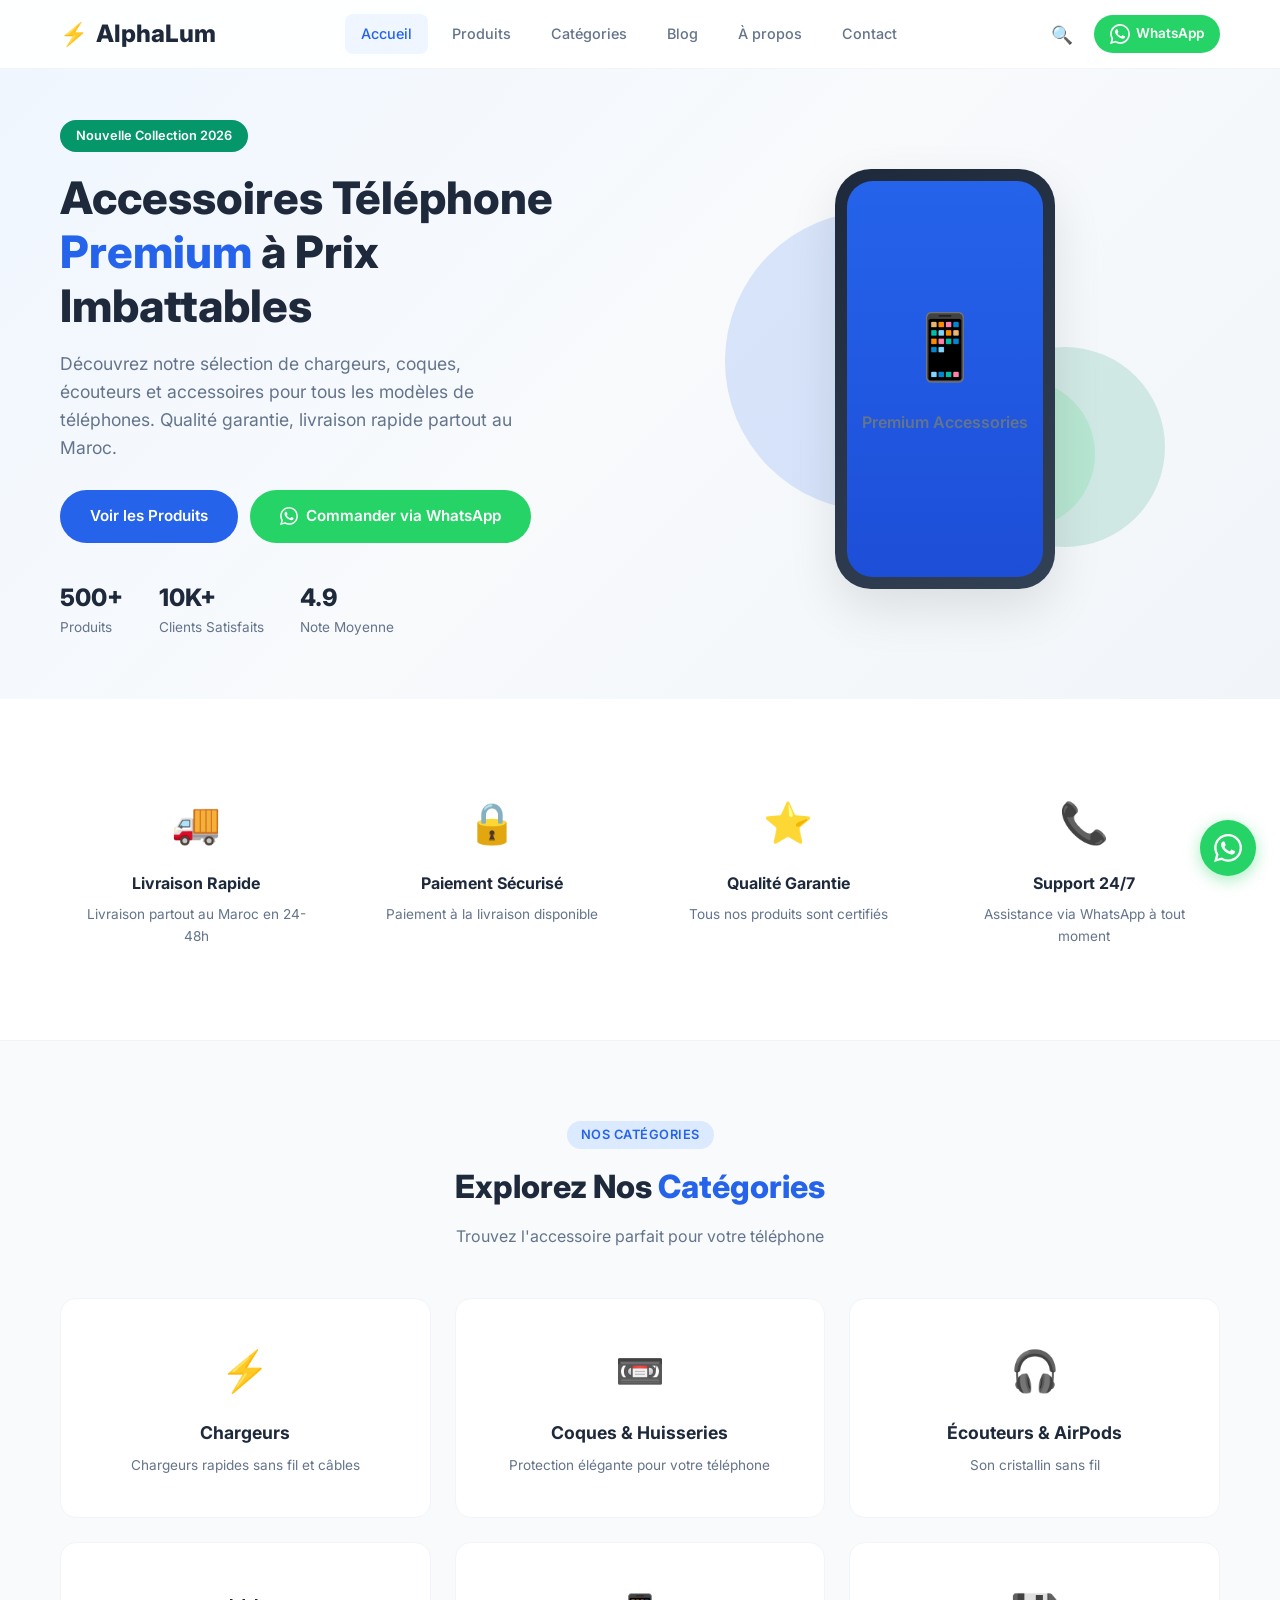
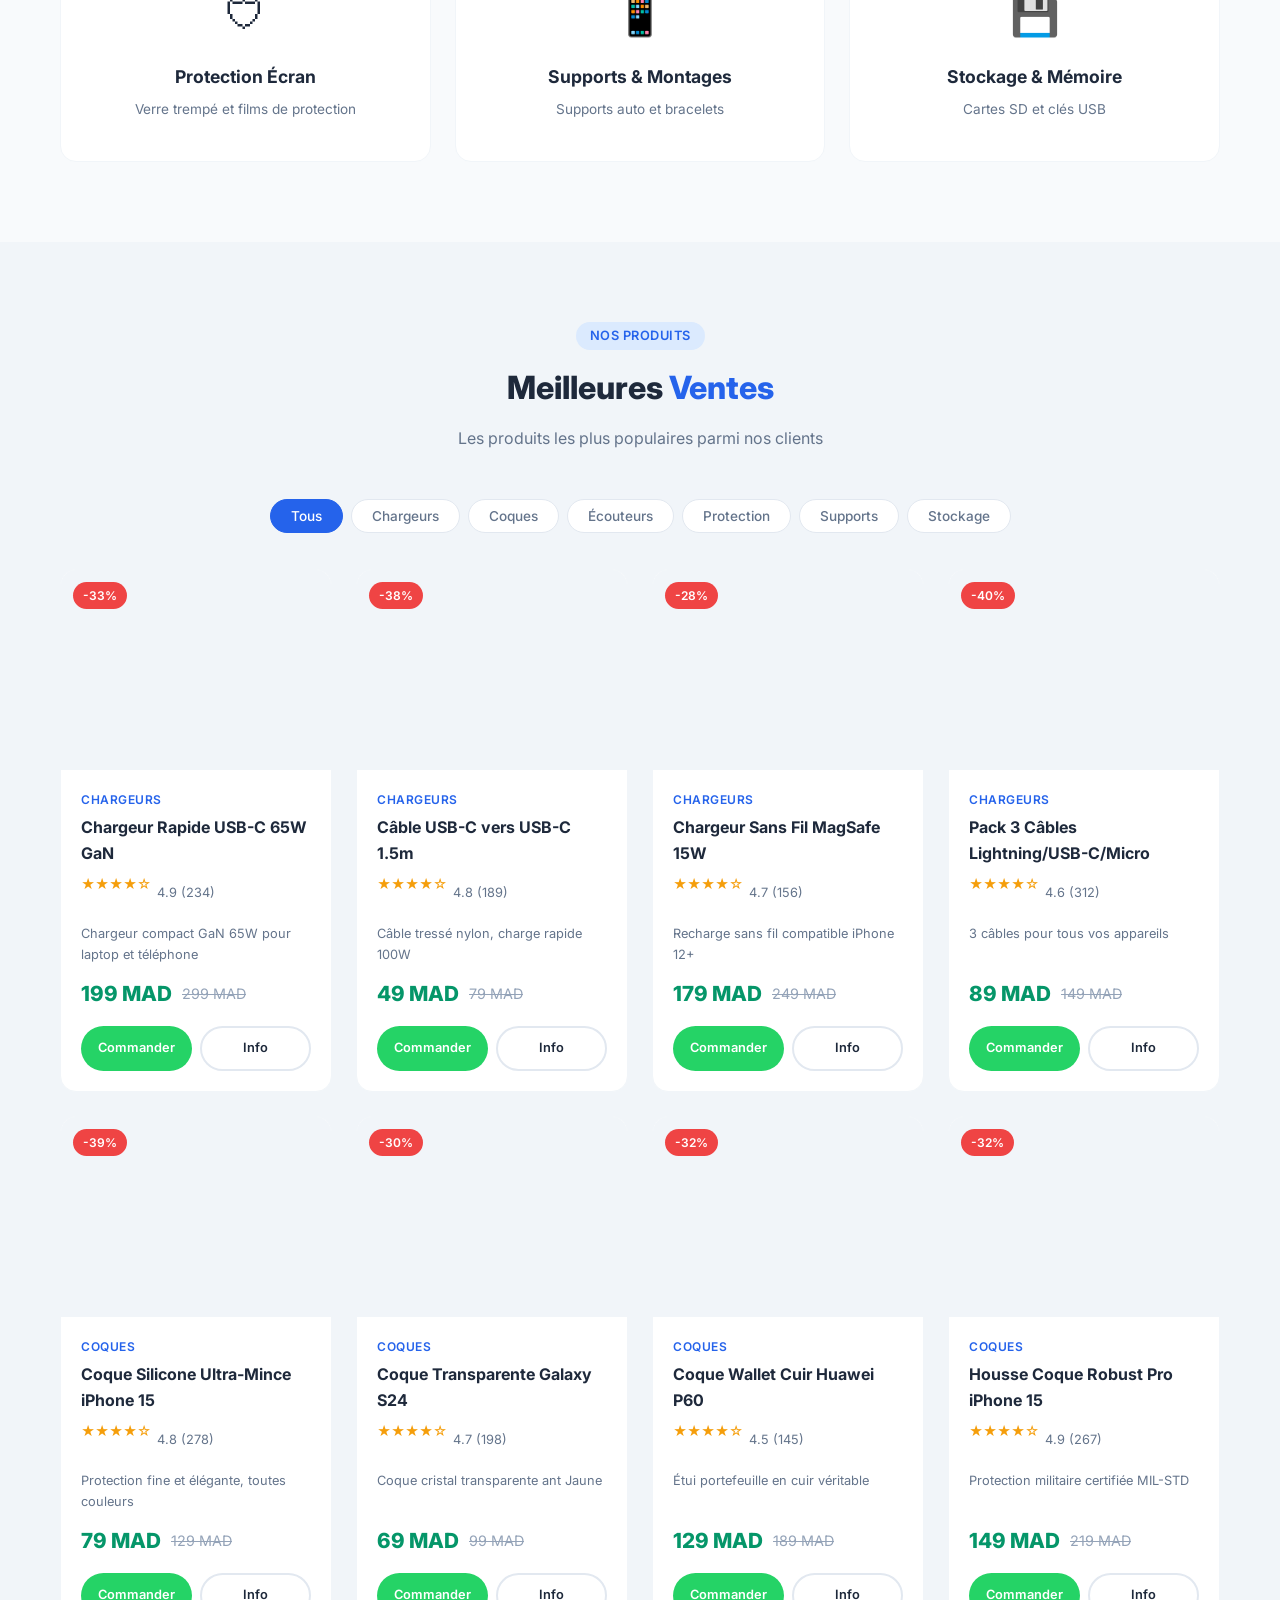
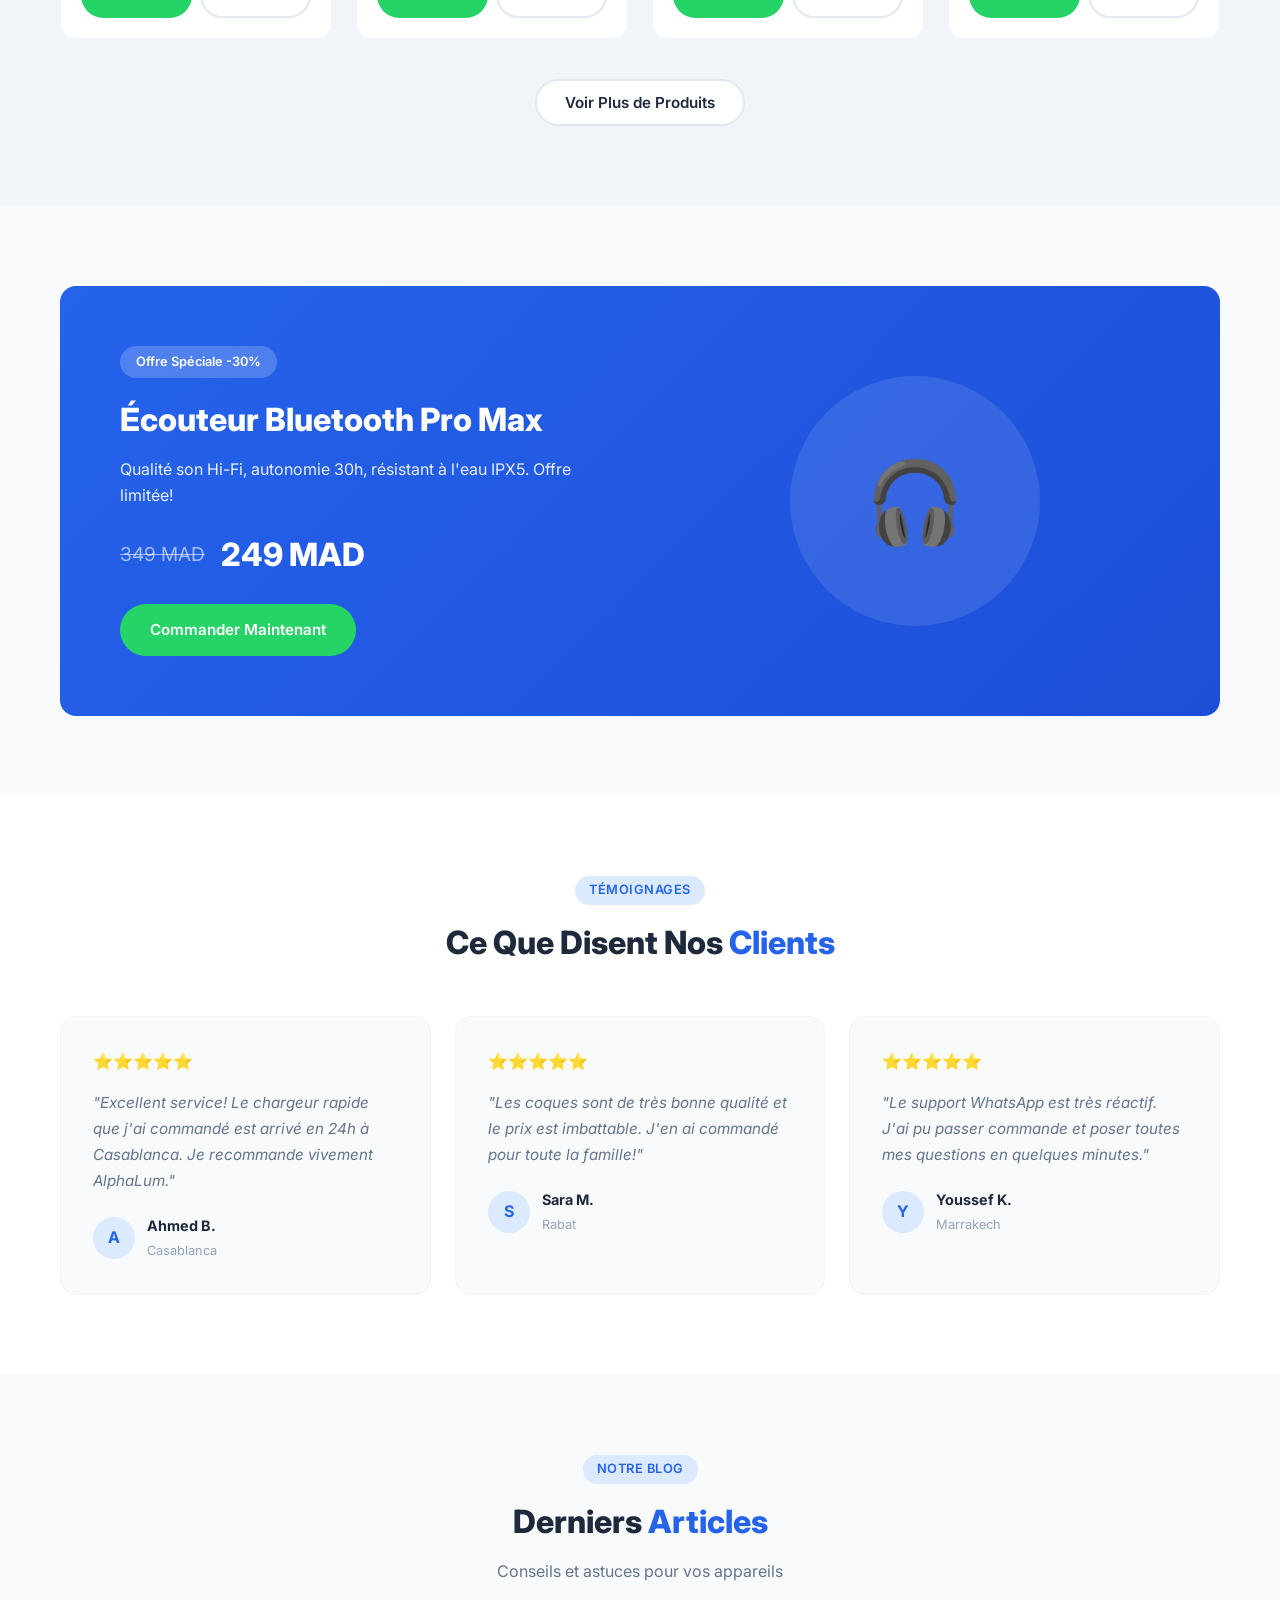
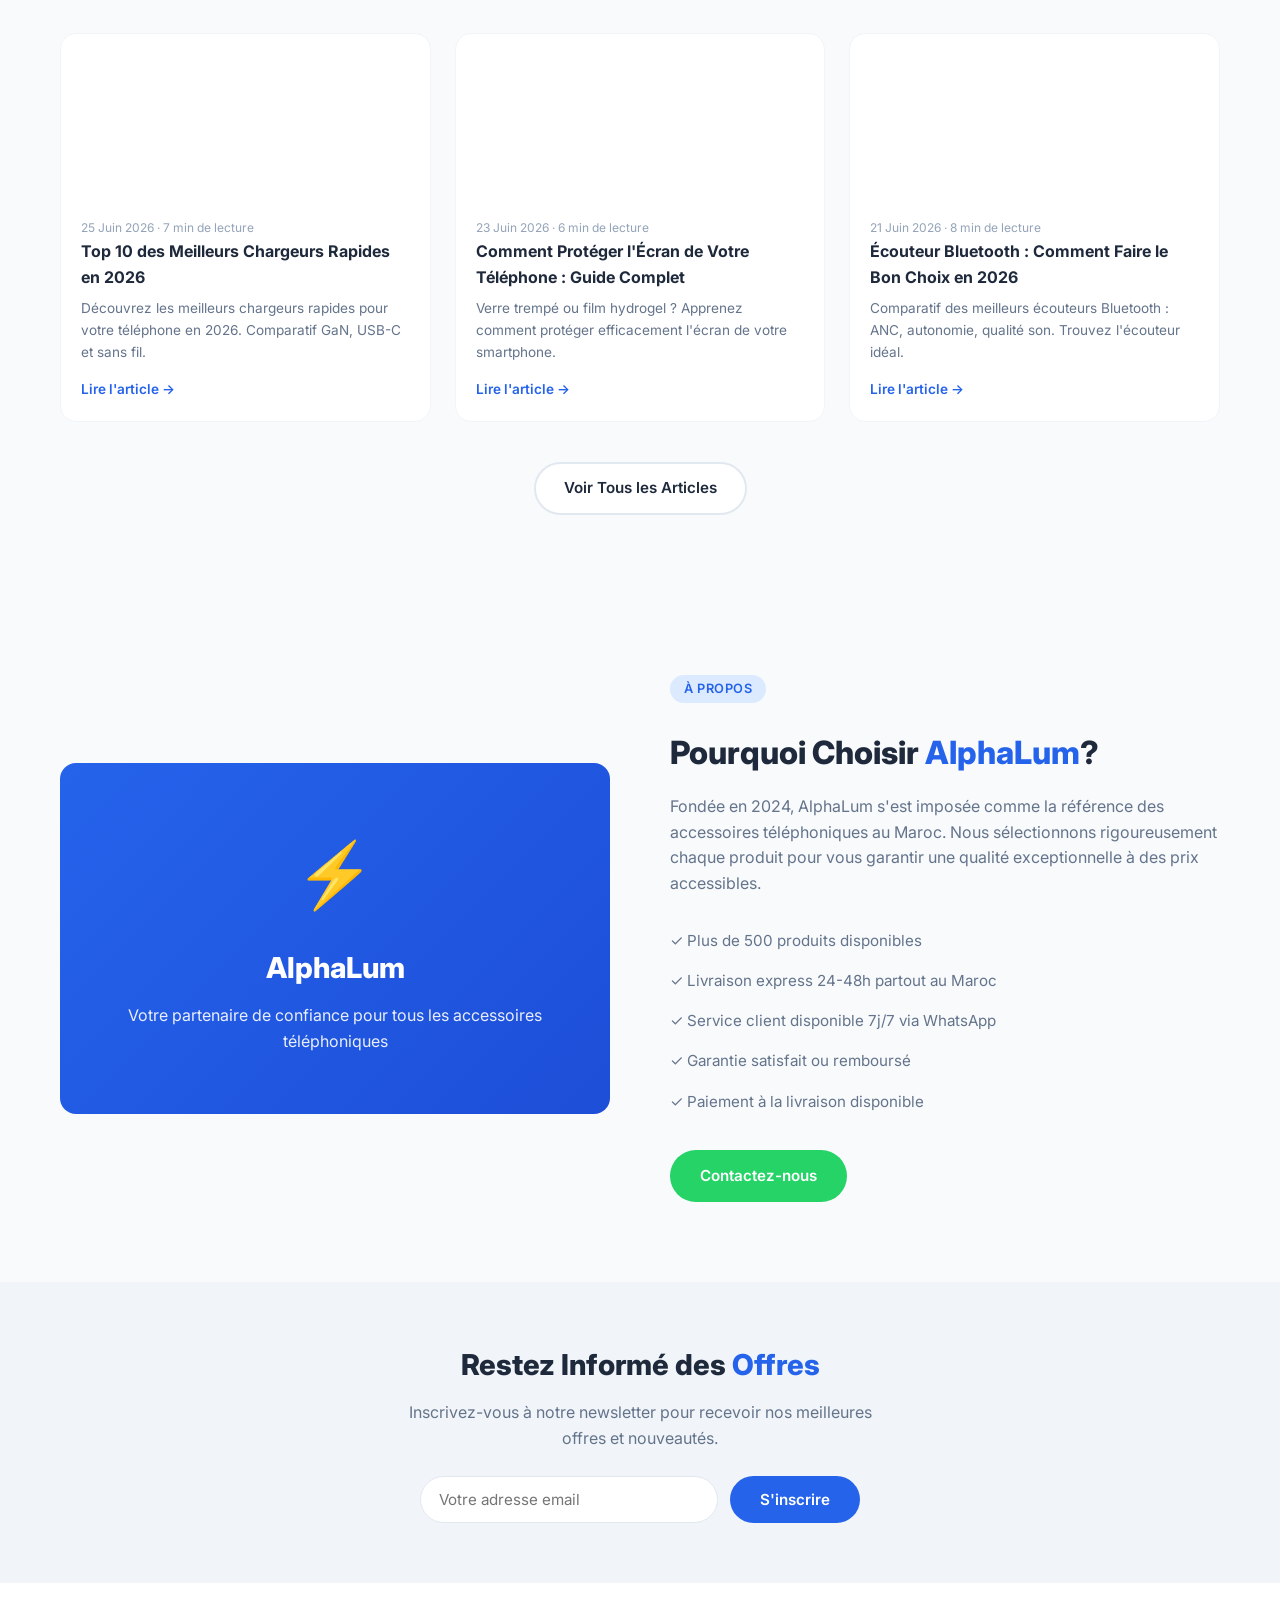
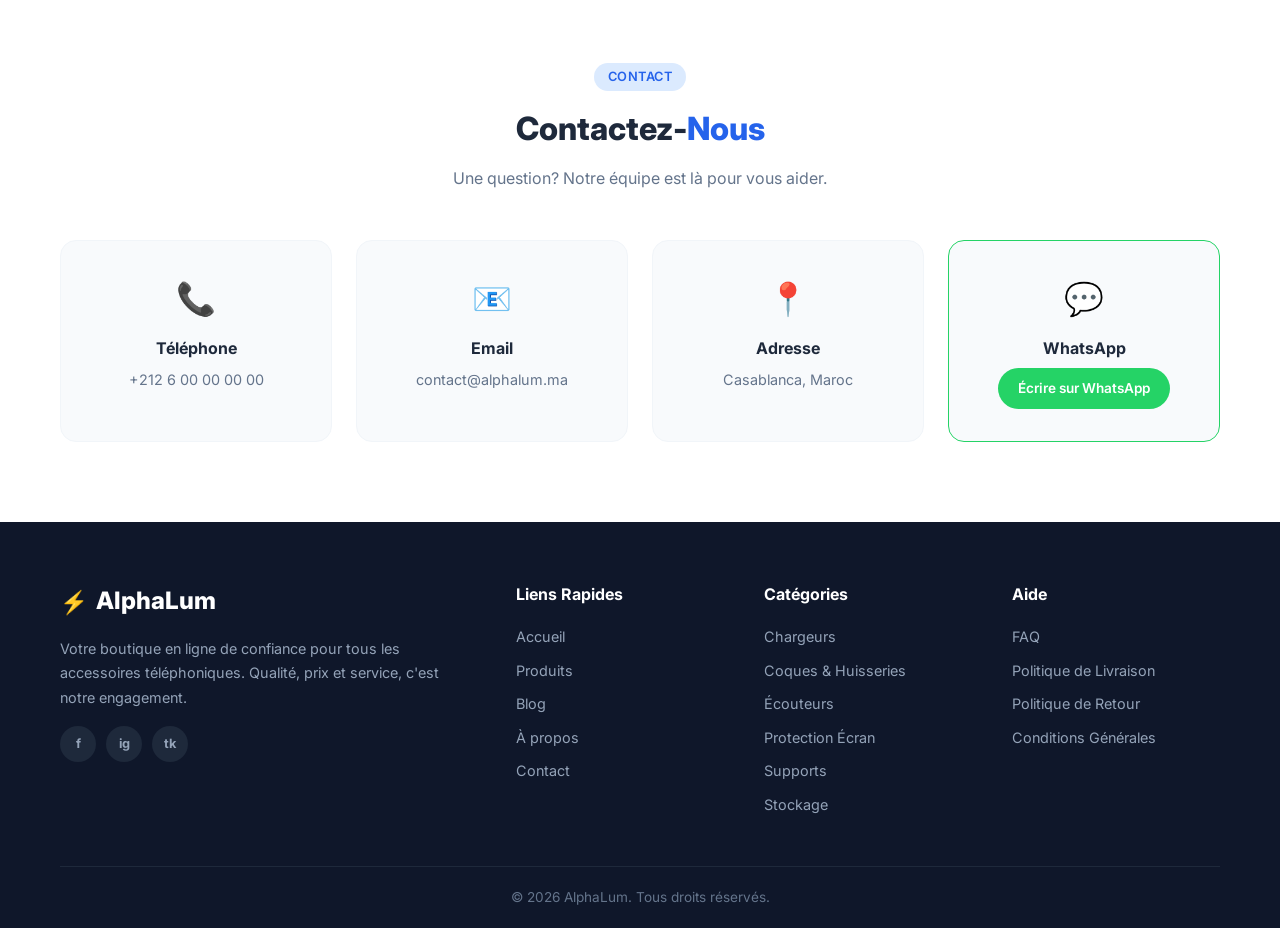
<file: index.html>
<!DOCTYPE html>
<html lang="fr" dir="ltr">
<head>
    <meta charset="UTF-8">
    <meta name="viewport" content="width=device-width, initial-scale=1.0">
    <meta name="description" content="AlphaLum - Votre boutique en ligne d'accessoires téléphoniques : chargeurs, coques, écouteurs et plus. Livraison rapide au Maroc.">
    <meta name="keywords" content="accessoires téléphone, chargeur téléphone, coque téléphone, écouteur bluetooth, Maroc, boutique en ligne">
    <meta name="author" content="AlphaLum">
    <meta property="og:title" content="AlphaLum - Accessoires Téléphone & Électronique">
    <meta property="og:description" content="Découvrez nos accessoires téléphone à prix imbattables. Chargeurs, coques,écouteurs et plus.">
    <meta property="og:type" content="website">
    <meta name="robots" content="index, follow">
    <title>AlphaLum - Accessoires Téléphone & Électronique | Boutique en Ligne Maroc</title>
    <link rel="preconnect" href="https://fonts.googleapis.com">
    <link rel="preconnect" href="https://fonts.gstatic.com" crossorigin>
    <link href="https://fonts.googleapis.com/css2?family=Inter:wght@300;400;500;600;700;800&display=swap" rel="stylesheet">
    <link rel="stylesheet" href="css/style.css">
    <link rel="stylesheet" href="css/blog.css">
</head>
<body>

<header class="header" id="header">
    <div class="container header-inner">
        <a href="index.html" class="logo">
            <span class="logo-icon">&#9889;</span> AlphaLum
        </a>
        <nav class="nav" id="nav">
            <a href="index.html" class="nav-link active">Accueil</a>
            <a href="#produits" class="nav-link">Produits</a>
            <a href="#categories" class="nav-link">Catégories</a>
            <a href="blog.html" class="nav-link">Blog</a>
            <a href="#apropos" class="nav-link">À propos</a>
            <a href="#contact" class="nav-link">Contact</a>
        </nav>
        <div class="header-actions">
            <button class="search-btn" id="searchToggle" aria-label="Rechercher">&#128269;</button>
            <a href="https://wa.me/212600000000" class="btn-whatsapp-header" target="_blank" rel="noopener">
                <svg width="20" height="20" viewBox="0 0 24 24" fill="white"><path d="M17.472 14.382c-.297-.149-1.758-.867-2.03-.967-.273-.099-.471-.148-.67.15-.197.297-.767.966-.94 1.164-.173.199-.347.223-.644.075-.297-.15-1.255-.463-2.39-1.475-.883-.788-1.48-1.761-1.653-2.059-.173-.297-.018-.458.13-.606.134-.133.298-.347.446-.52.149-.174.198-.298.298-.497.099-.198.05-.371-.025-.52-.075-.149-.669-1.612-.916-2.207-.242-.579-.487-.5-.669-.51-.173-.008-.371-.01-.57-.01-.198 0-.52.074-.792.372-.272.297-1.04 1.016-1.04 2.479 0 1.462 1.065 2.875 1.213 3.074.149.198 2.096 3.2 5.077 4.487.709.306 1.262.489 1.694.625.712.227 1.36.195 1.871.118.571-.085 1.758-.719 2.006-1.413.248-.694.248-1.289.173-1.413-.074-.124-.272-.198-.57-.347m-5.421 7.403h-.004a9.87 9.87 0 01-5.031-1.378l-.361-.214-3.741.982.998-3.648-.235-.374a9.86 9.86 0 01-1.51-5.26c.001-5.45 4.436-9.884 9.888-9.884 2.64 0 5.122 1.03 6.988 2.898a9.825 9.825 0 012.893 6.994c-.003 5.45-4.437 9.884-9.885 9.884m8.413-18.297A11.815 11.815 0 0012.05 0C5.495 0 .16 5.335.157 11.892c0 2.096.547 4.142 1.588 5.945L.057 24l6.305-1.654a11.882 11.882 0 005.683 1.448h.005c6.554 0 11.89-5.335 11.893-11.893a11.821 11.821 0 00-3.48-8.413z"/></svg>
                WhatsApp
            </a>
            <button class="hamburger" id="hamburger" aria-label="Menu">
                <span></span><span></span><span></span>
            </button>
        </div>
    </div>
    <div class="search-bar" id="searchBar">
        <div class="container">
            <input type="text" id="searchInput" placeholder="Rechercher un produit..." autocomplete="off">
            <button id="searchClose">&times;</button>
        </div>
    </div>
</header>

<section class="hero">
    <div class="container hero-inner">
        <div class="hero-text">
            <span class="hero-badge">Nouvelle Collection 2026</span>
            <h1>Accessoires Téléphone <span class="highlight">Premium</span> à Prix Imbattables</h1>
            <p>Découvrez notre sélection de chargeurs, coques, écouteurs et accessoires pour tous les modèles de téléphones. Qualité garantie, livraison rapide partout au Maroc.</p>
            <div class="hero-btns">
                <a href="#produits" class="btn btn-primary">Voir les Produits</a>
                <a href="https://wa.me/212600000000?text=Bonjour, je souhaite des informations sur vos produits" class="btn btn-whatsapp" target="_blank" rel="noopener">
                    <svg width="18" height="18" viewBox="0 0 24 24" fill="white"><path d="M17.472 14.382c-.297-.149-1.758-.867-2.03-.967-.273-.099-.471-.148-.67.15-.197.297-.767.966-.94 1.164-.173.199-.347.223-.644.075-.297-.15-1.255-.463-2.39-1.475-.883-.788-1.48-1.761-1.653-2.059-.173-.297-.018-.458.13-.606.134-.133.298-.347.446-.52.149-.174.198-.298.298-.497.099-.198.05-.371-.025-.52-.075-.149-.669-1.612-.916-2.207-.242-.579-.487-.5-.669-.51-.173-.008-.371-.01-.57-.01-.198 0-.52.074-.792.372-.272.297-1.04 1.016-1.04 2.479 0 1.462 1.065 2.875 1.213 3.074.149.198 2.096 3.2 5.077 4.487.709.306 1.262.489 1.694.625.712.227 1.36.195 1.871.118.571-.085 1.758-.719 2.006-1.413.248-.694.248-1.289.173-1.413-.074-.124-.272-.198-.57-.347m-5.421 7.403h-.004a9.87 9.87 0 01-5.031-1.378l-.361-.214-3.741.982.998-3.648-.235-.374a9.86 9.86 0 01-1.51-5.26c.001-5.45 4.436-9.884 9.888-9.884 2.64 0 5.122 1.03 6.988 2.898a9.825 9.825 0 012.893 6.994c-.003 5.45-4.437 9.884-9.885 9.884m8.413-18.297A11.815 11.815 0 0012.05 0C5.495 0 .16 5.335.157 11.892c0 2.096.547 4.142 1.588 5.945L.057 24l6.305-1.654a11.882 11.882 0 005.683 1.448h.005c6.554 0 11.89-5.335 11.893-11.893a11.821 11.821 0 00-3.48-8.413z"/></svg>
                    Commander via WhatsApp
                </a>
            </div>
            <div class="hero-stats">
                <div class="stat"><strong>500+</strong><span>Produits</span></div>
                <div class="stat"><strong>10K+</strong><span>Clients Satisfaits</span></div>
                <div class="stat"><strong>4.9</strong><span>Note Moyenne</span></div>
            </div>
        </div>
        <div class="hero-visual">
            <div class="hero-shapes">
                <div class="shape shape-1"></div>
                <div class="shape shape-2"></div>
                <div class="shape shape-3"></div>
            </div>
            <div class="hero-phone">
                <div class="phone-frame">
                    <div class="phone-screen">
                        <div class="phone-icon">&#128241;</div>
                        <p>Premium Accessories</p>
                    </div>
                </div>
            </div>
        </div>
    </div>
</section>

<section class="features">
    <div class="container">
        <div class="features-grid">
            <div class="feature-card">
                <div class="feature-icon">&#128666;</div>
                <h3>Livraison Rapide</h3>
                <p>Livraison partout au Maroc en 24-48h</p>
            </div>
            <div class="feature-card">
                <div class="feature-icon">&#128274;</div>
                <h3>Paiement Sécurisé</h3>
                <p>Paiement à la livraison disponible</p>
            </div>
            <div class="feature-card">
                <div class="feature-icon">&#11088;</div>
                <h3>Qualité Garantie</h3>
                <p>Tous nos produits sont certifiés</p>
            </div>
            <div class="feature-card">
                <div class="feature-icon">&#128222;</div>
                <h3>Support 24/7</h3>
                <p>Assistance via WhatsApp à tout moment</p>
            </div>
        </div>
    </div>
</section>

<section class="categories" id="categories">
    <div class="container">
        <div class="section-header">
            <span class="section-tag">Nos Catégories</span>
            <h2>Explorez Nos <span class="highlight">Catégories</span></h2>
            <p>Trouvez l'accessoire parfait pour votre téléphone</p>
        </div>
        <div class="categories-grid">
            <a href="#produits" class="category-card" data-category="chargeurs">
                <div class="cat-icon">&#9889;</div>
                <h3>Chargeurs</h3>
                <p>Chargeurs rapides sans fil et câbles</p>
            </a>
            <a href="#produits" class="category-card" data-category="coques">
                <div class="cat-icon">&#128252;</div>
                <h3>Coques & Huisseries</h3>
                <p>Protection élégante pour votre téléphone</p>
            </a>
            <a href="#produits" class="category-card" data-category="ecouteurs">
                <div class="cat-icon">&#127911;</div>
                <h3>Écouteurs & AirPods</h3>
                <p>Son cristallin sans fil</p>
            </a>
            <a href="#produits" class="category-card" data-category="protection">
                <div class="cat-icon">&#128737;</div>
                <h3>Protection Écran</h3>
                <p>Verre trempé et films de protection</p>
            </a>
            <a href="#produits" class="category-card" data-category="support">
                <div class="cat-icon">&#128241;</div>
                <h3>Supports & Montages</h3>
                <p>Supports auto et bracelets</p>
            </a>
            <a href="#produits" class="category-card" data-category="stockage">
                <div class="cat-icon">&#128190;</div>
                <h3>Stockage & Mémoire</h3>
                <p>Cartes SD et clés USB</p>
            </a>
        </div>
    </div>
</section>

<section class="produits" id="produits">
    <div class="container">
        <div class="section-header">
            <span class="section-tag">Nos Produits</span>
            <h2>Meilleures <span class="highlight">Ventes</span></h2>
            <p>Les produits les plus populaires parmi nos clients</p>
        </div>
        <div class="filter-bar">
            <button class="filter-btn active" data-filter="all">Tous</button>
            <button class="filter-btn" data-filter="chargeurs">Chargeurs</button>
            <button class="filter-btn" data-filter="coques">Coques</button>
            <button class="filter-btn" data-filter="ecouteurs">Écouteurs</button>
            <button class="filter-btn" data-filter="protection">Protection</button>
            <button class="filter-btn" data-filter="support">Supports</button>
            <button class="filter-btn" data-filter="stockage">Stockage</button>
        </div>
        <div class="products-grid" id="productsGrid">
        </div>
        <div class="load-more-wrap">
            <button class="btn btn-outline" id="loadMore">Voir Plus de Produits</button>
        </div>
    </div>
</section>

<section class="promo-banner">
    <div class="container">
        <div class="promo-inner">
            <div class="promo-text">
                <span class="promo-badge">Offre Spéciale -30%</span>
                <h2>Écouteur Bluetooth Pro Max</h2>
                <p>Qualité son Hi-Fi, autonomie 30h, résistant à l'eau IPX5. Offre limitée!</p>
                <div class="promo-price">
                    <span class="old-price">349 MAD</span>
                    <span class="new-price">249 MAD</span>
                </div>
                <a href="https://wa.me/212600000000?text=Bonjour, je veux commander l'écouteur Bluetooth Pro Max à 249 MAD" class="btn btn-whatsapp" target="_blank" rel="noopener">
                    Commander Maintenant
                </a>
            </div>
            <div class="promo-visual">
                <div class="promo-circle">
                    <div class="promo-icon">&#127911;</div>
                </div>
            </div>
        </div>
    </div>
</section>

<section class="testimonials">
    <div class="container">
        <div class="section-header">
            <span class="section-tag">Témoignages</span>
            <h2>Ce Que Disent Nos <span class="highlight">Clients</span></h2>
        </div>
        <div class="testimonials-grid">
            <div class="testimonial-card">
                <div class="stars">&#11088;&#11088;&#11088;&#11088;&#11088;</div>
                <p>"Excellent service! Le chargeur rapide que j'ai commandé est arrivé en 24h à Casablanca. Je recommande vivement AlphaLum."</p>
                <div class="testimonial-author">
                    <div class="avatar">A</div>
                    <div><strong>Ahmed B.</strong><span>Casablanca</span></div>
                </div>
            </div>
            <div class="testimonial-card">
                <div class="stars">&#11088;&#11088;&#11088;&#11088;&#11088;</div>
                <p>"Les coques sont de très bonne qualité et le prix est imbattable. J'en ai commandé pour toute la famille!"</p>
                <div class="testimonial-author">
                    <div class="avatar">S</div>
                    <div><strong>Sara M.</strong><span>Rabat</span></div>
                </div>
            </div>
            <div class="testimonial-card">
                <div class="stars">&#11088;&#11088;&#11088;&#11088;&#11088;</div>
                <p>"Le support WhatsApp est très réactif. J'ai pu passer commande et poser toutes mes questions en quelques minutes."</p>
                <div class="testimonial-author">
                    <div class="avatar">Y</div>
                    <div><strong>Youssef K.</strong><span>Marrakech</span></div>
                </div>
            </div>
        </div>
    </div>
</section>

<section class="blog-preview" id="blog">
    <div class="container">
        <div class="section-header">
            <span class="section-tag">Notre Blog</span>
            <h2>Derniers <span class="highlight">Articles</span></h2>
            <p>Conseils et astuces pour vos appareils</p>
        </div>
        <div class="blog-preview-grid" id="blogPreviewGrid">
        </div>
        <div class="load-more-wrap">
            <a href="blog.html" class="btn btn-outline">Voir Tous les Articles</a>
        </div>
    </div>
</section>

<section class="apropos" id="apropos">
    <div class="container apropos-inner">
        <div class="apropos-visual">
            <div class="apropos-card">
                <div class="apropos-icon">&#9889;</div>
                <h3>AlphaLum</h3>
                <p>Votre partenaire de confiance pour tous les accessoires téléphoniques</p>
            </div>
        </div>
        <div class="apropos-text">
            <span class="section-tag">À Propos</span>
            <h2>Pourquoi Choisir <span class="highlight">AlphaLum</span>?</h2>
            <p>Fondée en 2024, AlphaLum s'est imposée comme la référence des accessoires téléphoniques au Maroc. Nous sélectionnons rigoureusement chaque produit pour vous garantir une qualité exceptionnelle à des prix accessibles.</p>
            <ul class="apropos-list">
                <li>&#10003; Plus de 500 produits disponibles</li>
                <li>&#10003; Livraison express 24-48h partout au Maroc</li>
                <li>&#10003; Service client disponible 7j/7 via WhatsApp</li>
                <li>&#10003; Garantie satisfait ou remboursé</li>
                <li>&#10003; Paiement à la livraison disponible</li>
            </ul>
            <a href="https://wa.me/212600000000?text=Bonjour, j'aimerais en savoir plus sur AlphaLum" class="btn btn-whatsapp" target="_blank" rel="noopener">Contactez-nous</a>
        </div>
    </div>
</section>

<section class="newsletter">
    <div class="container">
        <div class="newsletter-inner">
            <h2>Restez Informé des <span class="highlight">Offres</span></h2>
            <p>Inscrivez-vous à notre newsletter pour recevoir nos meilleures offres et nouveautés.</p>
            <form class="newsletter-form" onsubmit="return false;">
                <input type="email" placeholder="Votre adresse email" required>
                <button type="submit" class="btn btn-primary">S'inscrire</button>
            </form>
        </div>
    </div>
</section>

<section class="contact" id="contact">
    <div class="container">
        <div class="section-header">
            <span class="section-tag">Contact</span>
            <h2>Contactez-<span class="highlight">Nous</span></h2>
            <p>Une question? Notre équipe est là pour vous aider.</p>
        </div>
        <div class="contact-grid">
            <div class="contact-card">
                <div class="contact-icon">&#128222;</div>
                <h3>Téléphone</h3>
                <p>+212 6 00 00 00 00</p>
            </div>
            <div class="contact-card">
                <div class="contact-icon">&#128231;</div>
                <h3>Email</h3>
                <p>contact@alphalum.ma</p>
            </div>
            <div class="contact-card">
                <div class="contact-icon">&#128205;</div>
                <h3>Adresse</h3>
                <p>Casablanca, Maroc</p>
            </div>
            <div class="contact-card whatsapp-card">
                <div class="contact-icon">&#128172;</div>
                <h3>WhatsApp</h3>
                <a href="https://wa.me/212600000000?text=Bonjour, j'ai une question" class="btn btn-whatsapp btn-sm" target="_blank" rel="noopener">Écrire sur WhatsApp</a>
            </div>
        </div>
    </div>
</section>

<footer class="footer">
    <div class="container">
        <div class="footer-grid">
            <div class="footer-col">
                <a href="index.html" class="logo"><span class="logo-icon">&#9889;</span> AlphaLum</a>
                <p>Votre boutique en ligne de confiance pour tous les accessoires téléphoniques. Qualité, prix et service, c'est notre engagement.</p>
                <div class="social-links">
                    <a href="#" aria-label="Facebook" class="social-link">f</a>
                    <a href="#" aria-label="Instagram" class="social-link">ig</a>
                    <a href="#" aria-label="TikTok" class="social-link">tk</a>
                </div>
            </div>
            <div class="footer-col">
                <h4>Liens Rapides</h4>
                <ul>
                    <li><a href="index.html">Accueil</a></li>
                    <li><a href="#produits">Produits</a></li>
                    <li><a href="blog.html">Blog</a></li>
                    <li><a href="#apropos">À propos</a></li>
                    <li><a href="#contact">Contact</a></li>
                </ul>
            </div>
            <div class="footer-col">
                <h4>Catégories</h4>
                <ul>
                    <li><a href="#produits">Chargeurs</a></li>
                    <li><a href="#produits">Coques & Huisseries</a></li>
                    <li><a href="#produits">Écouteurs</a></li>
                    <li><a href="#produits">Protection Écran</a></li>
                    <li><a href="#produits">Supports</a></li>
                    <li><a href="#produits">Stockage</a></li>
                </ul>
            </div>
            <div class="footer-col">
                <h4>Aide</h4>
                <ul>
                    <li><a href="#">FAQ</a></li>
                    <li><a href="#">Politique de Livraison</a></li>
                    <li><a href="#">Politique de Retour</a></li>
                    <li><a href="#">Conditions Générales</a></li>
                </ul>
            </div>
        </div>
        <div class="footer-bottom">
            <p>&copy; 2026 AlphaLum. Tous droits réservés.</p>
        </div>
    </div>
</footer>

<a href="https://wa.me/212600000000?text=Bonjour, je veux des informations sur vos produits" class="whatsapp-float" target="_blank" rel="noopener" aria-label="Contactez-nous sur WhatsApp">
    <svg width="28" height="28" viewBox="0 0 24 24" fill="white"><path d="M17.472 14.382c-.297-.149-1.758-.867-2.03-.967-.273-.099-.471-.148-.67.15-.197.297-.767.966-.94 1.164-.173.199-.347.223-.644.075-.297-.15-1.255-.463-2.39-1.475-.883-.788-1.48-1.761-1.653-2.059-.173-.297-.018-.458.13-.606.134-.133.298-.347.446-.52.149-.174.198-.298.298-.497.099-.198.05-.371-.025-.52-.075-.149-.669-1.612-.916-2.207-.242-.579-.487-.5-.669-.51-.173-.008-.371-.01-.57-.01-.198 0-.52.074-.792.372-.272.297-1.04 1.016-1.04 2.479 0 1.462 1.065 2.875 1.213 3.074.149.198 2.096 3.2 5.077 4.487.709.306 1.262.489 1.694.625.712.227 1.36.195 1.871.118.571-.085 1.758-.719 2.006-1.413.248-.694.248-1.289.173-1.413-.074-.124-.272-.198-.57-.347m-5.421 7.403h-.004a9.87 9.87 0 01-5.031-1.378l-.361-.214-3.741.982.998-3.648-.235-.374a9.86 9.86 0 01-1.51-5.26c.001-5.45 4.436-9.884 9.888-9.884 2.64 0 5.122 1.03 6.988 2.898a9.825 9.825 0 012.893 6.994c-.003 5.45-4.437 9.884-9.885 9.884m8.413-18.297A11.815 11.815 0 0012.05 0C5.495 0 .16 5.335.157 11.892c0 2.096.547 4.142 1.588 5.945L.057 24l6.305-1.654a11.882 11.882 0 005.683 1.448h.005c6.554 0 11.89-5.335 11.893-11.893a11.821 11.821 0 00-3.48-8.413z"/></svg>
</a>

<button class="back-to-top" id="backToTop" aria-label="Retour en haut">&uarr;</button>

<script src="js/app.js"></script>
</body>
</html>
</file>
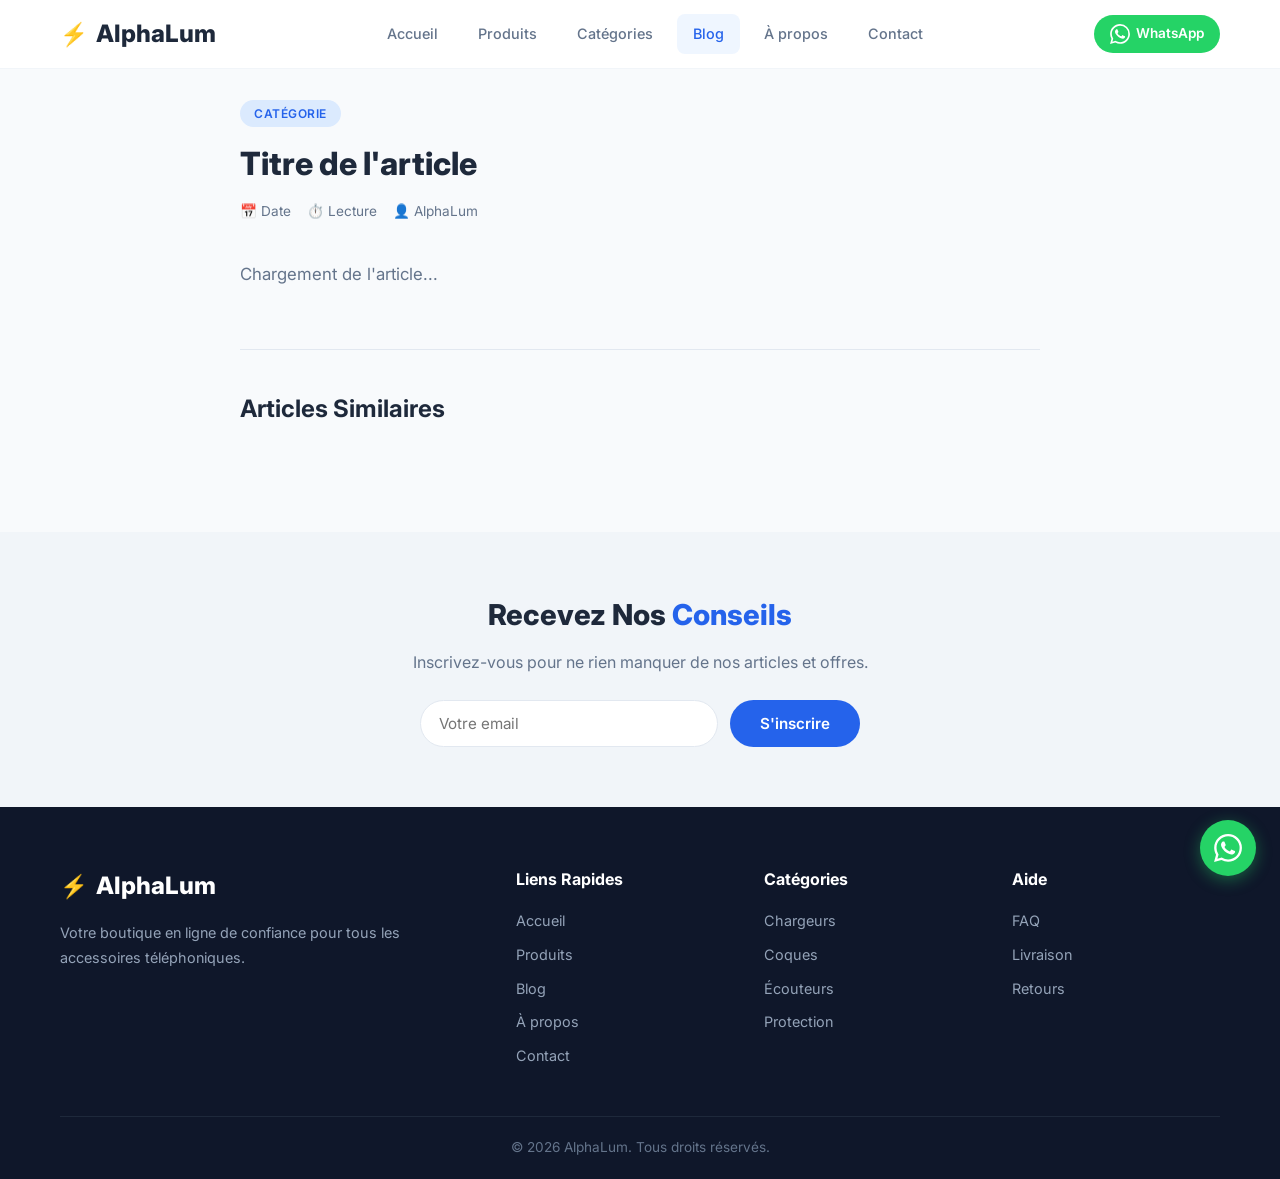
<file: article.html>
<!DOCTYPE html>
<html lang="fr" dir="ltr">
<head>
    <meta charset="UTF-8">
    <meta name="viewport" content="width=device-width, initial-scale=1.0">
    <meta name="description" content="Article blog AlphaLum - Conseils et astuces pour vos accessoires téléphone.">
    <title>Article | AlphaLum Blog</title>
    <link rel="preconnect" href="https://fonts.googleapis.com">
    <link rel="preconnect" href="https://fonts.gstatic.com" crossorigin>
    <link href="https://fonts.googleapis.com/css2?family=Inter:wght@300;400;500;600;700;800&display=swap" rel="stylesheet">
    <link rel="stylesheet" href="css/style.css">
    <link rel="stylesheet" href="css/blog.css">
</head>
<body>

<header class="header" id="header">
    <div class="container header-inner">
        <a href="index.html" class="logo">
            <span class="logo-icon">&#9889;</span> AlphaLum
        </a>
        <nav class="nav" id="nav">
            <a href="index.html" class="nav-link">Accueil</a>
            <a href="index.html#produits" class="nav-link">Produits</a>
            <a href="index.html#categories" class="nav-link">Catégories</a>
            <a href="blog.html" class="nav-link active">Blog</a>
            <a href="index.html#apropos" class="nav-link">À propos</a>
            <a href="index.html#contact" class="nav-link">Contact</a>
        </nav>
        <div class="header-actions">
            <a href="https://wa.me/212600000000" class="btn-whatsapp-header" target="_blank" rel="noopener">
                <svg width="20" height="20" viewBox="0 0 24 24" fill="white"><path d="M17.472 14.382c-.297-.149-1.758-.867-2.03-.967-.273-.099-.471-.148-.67.15-.197.297-.767.966-.94 1.164-.173.199-.347.223-.644.075-.297-.15-1.255-.463-2.39-1.475-.883-.788-1.48-1.761-1.653-2.059-.173-.297-.018-.458.13-.606.134-.133.298-.347.446-.52.149-.174.198-.298.298-.497.099-.198.05-.371-.025-.52-.075-.149-.669-1.612-.916-2.207-.242-.579-.487-.5-.669-.51-.173-.008-.371-.01-.57-.01-.198 0-.52.074-.792.372-.272.297-1.04 1.016-1.04 2.479 0 1.462 1.065 2.875 1.213 3.074.149.198 2.096 3.2 5.077 4.487.709.306 1.262.489 1.694.625.712.227 1.36.195 1.871.118.571-.085 1.758-.719 2.006-1.413.248-.694.248-1.289.173-1.413-.074-.124-.272-.198-.57-.347m-5.421 7.403h-.004a9.87 9.87 0 01-5.031-1.378l-.361-.214-3.741.982.998-3.648-.235-.374a9.86 9.86 0 01-1.51-5.26c.001-5.45 4.436-9.884 9.888-9.884 2.64 0 5.122 1.03 6.988 2.898a9.825 9.825 0 012.893 6.994c-.003 5.45-4.437 9.884-9.885 9.884m8.413-18.297A11.815 11.815 0 0012.05 0C5.495 0 .16 5.335.157 11.892c0 2.096.547 4.142 1.588 5.945L.057 24l6.305-1.654a11.882 11.882 0 005.683 1.448h.005c6.554 0 11.89-5.335 11.893-11.893a11.821 11.821 0 00-3.48-8.413z"/></svg>
                WhatsApp
            </a>
            <button class="hamburger" id="hamburger" aria-label="Menu">
                <span></span><span></span><span></span>
            </button>
        </div>
    </div>
</header>

<section class="blog-article">
    <div class="container">
        <div class="article-container">
            <div class="article-header">
                <span class="article-category" id="articleCategory">Catégorie</span>
                <h1 id="articleTitle">Titre de l'article</h1>
                <div class="article-meta">
                    <span id="articleDate">📅 Date</span>
                    <span id="articleReadTime">⏱️ Lecture</span>
                    <span>👤 AlphaLum</span>
                </div>
            </div>
            <div class="article-content" id="articleContent">
                <p>Chargement de l'article...</p>
            </div>

            <div class="related-articles">
                <h2>Articles Similaires</h2>
                <div class="related-grid" id="relatedGrid"></div>
            </div>
        </div>
    </div>
</section>

<section class="newsletter">
    <div class="container">
        <div class="newsletter-inner">
            <h2>Recevez Nos <span class="highlight">Conseils</span></h2>
            <p>Inscrivez-vous pour ne rien manquer de nos articles et offres.</p>
            <form class="newsletter-form" onsubmit="return false;">
                <input type="email" placeholder="Votre email" required>
                <button type="submit" class="btn btn-primary">S'inscrire</button>
            </form>
        </div>
    </div>
</section>

<footer class="footer">
    <div class="container">
        <div class="footer-grid">
            <div class="footer-col">
                <a href="index.html" class="logo"><span class="logo-icon">&#9889;</span> AlphaLum</a>
                <p>Votre boutique en ligne de confiance pour tous les accessoires téléphoniques.</p>
            </div>
            <div class="footer-col">
                <h4>Liens Rapides</h4>
                <ul>
                    <li><a href="index.html">Accueil</a></li>
                    <li><a href="index.html#produits">Produits</a></li>
                    <li><a href="blog.html">Blog</a></li>
                    <li><a href="index.html#apropos">À propos</a></li>
                    <li><a href="index.html#contact">Contact</a></li>
                </ul>
            </div>
            <div class="footer-col">
                <h4>Catégories</h4>
                <ul>
                    <li><a href="index.html#produits">Chargeurs</a></li>
                    <li><a href="index.html#produits">Coques</a></li>
                    <li><a href="index.html#produits">Écouteurs</a></li>
                    <li><a href="index.html#produits">Protection</a></li>
                </ul>
            </div>
            <div class="footer-col">
                <h4>Aide</h4>
                <ul>
                    <li><a href="#">FAQ</a></li>
                    <li><a href="#">Livraison</a></li>
                    <li><a href="#">Retours</a></li>
                </ul>
            </div>
        </div>
        <div class="footer-bottom">
            <p>&copy; 2026 AlphaLum. Tous droits réservés.</p>
        </div>
    </div>
</footer>

<a href="https://wa.me/212600000000?text=Bonjour, j'ai une question" class="whatsapp-float" target="_blank" rel="noopener" aria-label="WhatsApp">
    <svg width="28" height="28" viewBox="0 0 24 24" fill="white"><path d="M17.472 14.382c-.297-.149-1.758-.867-2.03-.967-.273-.099-.471-.148-.67.15-.197.297-.767.966-.94 1.164-.173.199-.347.223-.644.075-.297-.15-1.255-.463-2.39-1.475-.883-.788-1.48-1.761-1.653-2.059-.173-.297-.018-.458.13-.606.134-.133.298-.347.446-.52.149-.174.198-.298.298-.497.099-.198.05-.371-.025-.52-.075-.149-.669-1.612-.916-2.207-.242-.579-.487-.5-.669-.51-.173-.008-.371-.01-.57-.01-.198 0-.52.074-.792.372-.272.297-1.04 1.016-1.04 2.479 0 1.462 1.065 2.875 1.213 3.074.149.198 2.096 3.2 5.077 4.487.709.306 1.262.489 1.694.625.712.227 1.36.195 1.871.118.571-.085 1.758-.719 2.006-1.413.248-.694.248-1.289.173-1.413-.074-.124-.272-.198-.57-.347m-5.421 7.403h-.004a9.87 9.87 0 01-5.031-1.378l-.361-.214-3.741.982.998-3.648-.235-.374a9.86 9.86 0 01-1.51-5.26c.001-5.45 4.436-9.884 9.888-9.884 2.64 0 5.122 1.03 6.988 2.898a9.825 9.825 0 012.893 6.994c-.003 5.45-4.437 9.884-9.885 9.884m8.413-18.297A11.815 11.815 0 0012.05 0C5.495 0 .16 5.335.157 11.892c0 2.096.547 4.142 1.588 5.945L.057 24l6.305-1.654a11.882 11.882 0 005.683 1.448h.005c6.554 0 11.89-5.335 11.893-11.893a11.821 11.821 0 00-3.48-8.413z"/></svg>
</a>

<button class="back-to-top" id="backToTop" aria-label="Retour en haut">&uarr;</button>

<script src="js/app.js"></script>
</body>
</html>
</file>
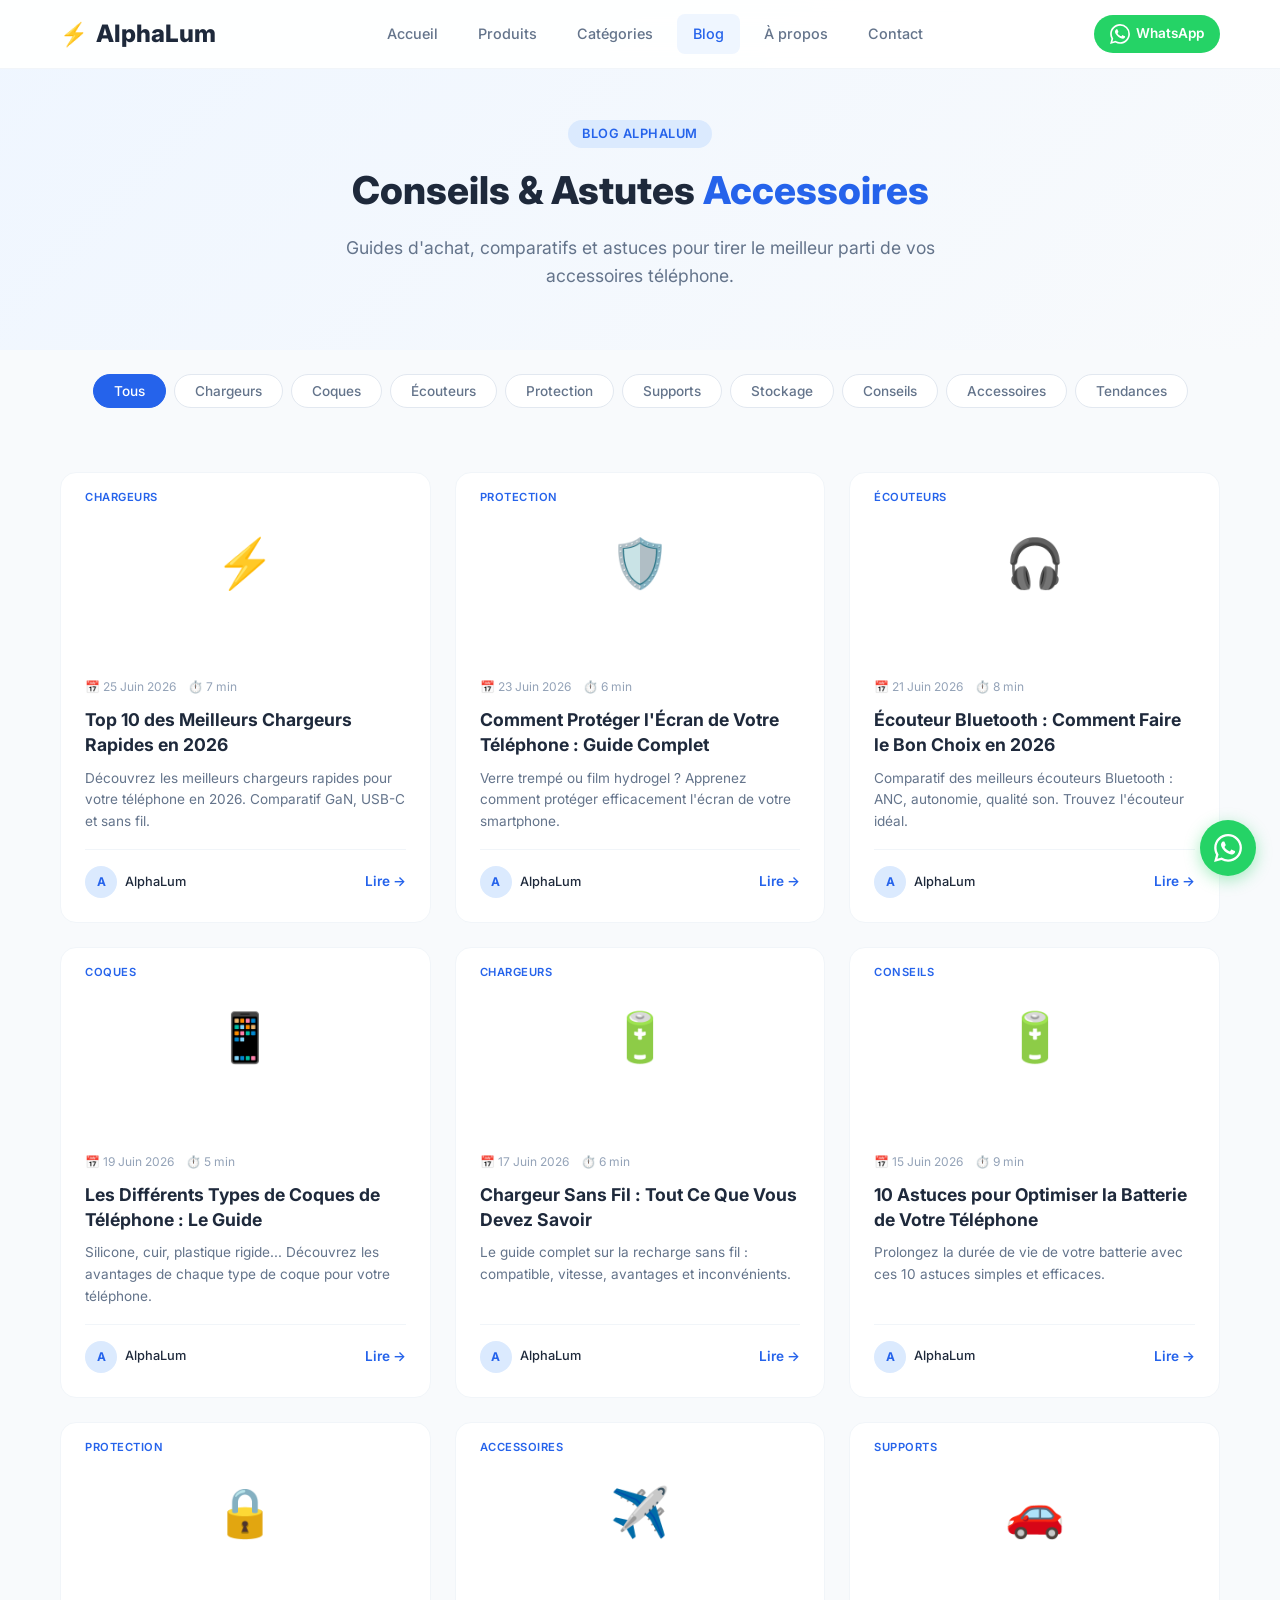
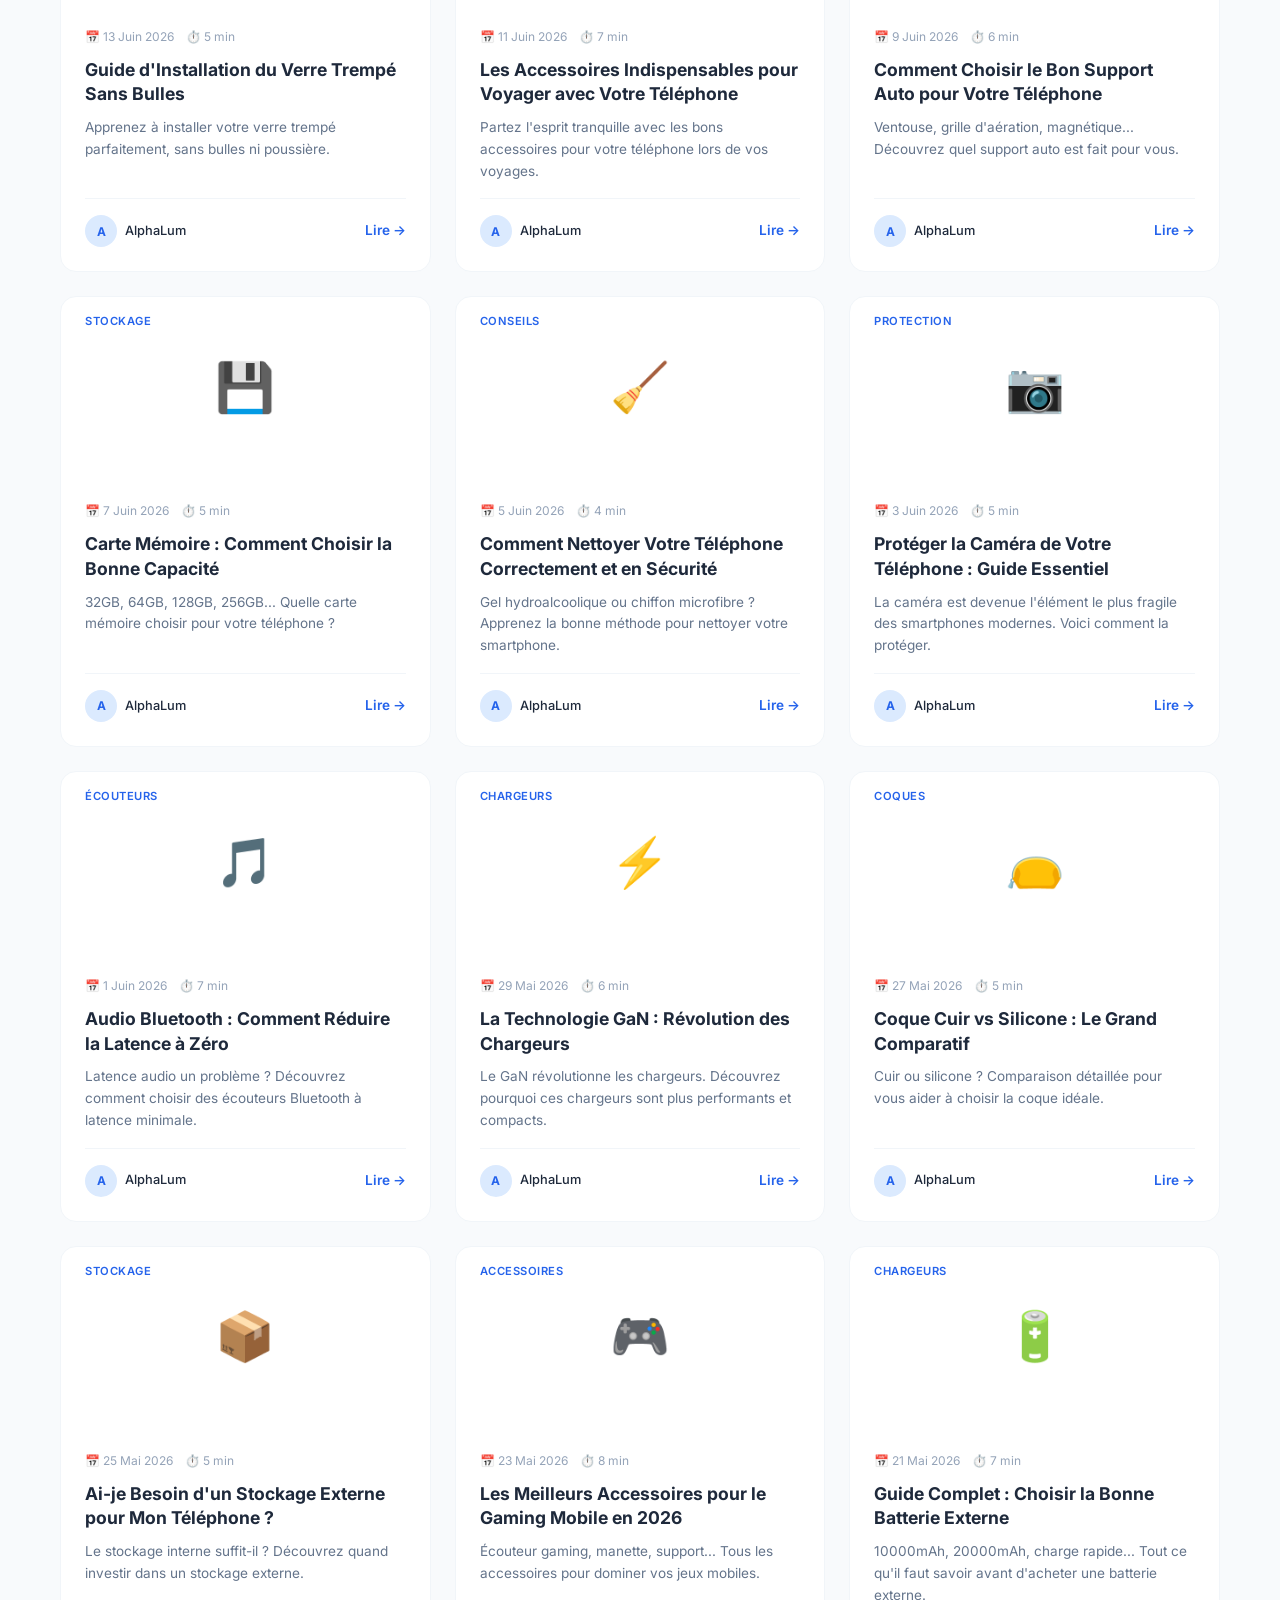
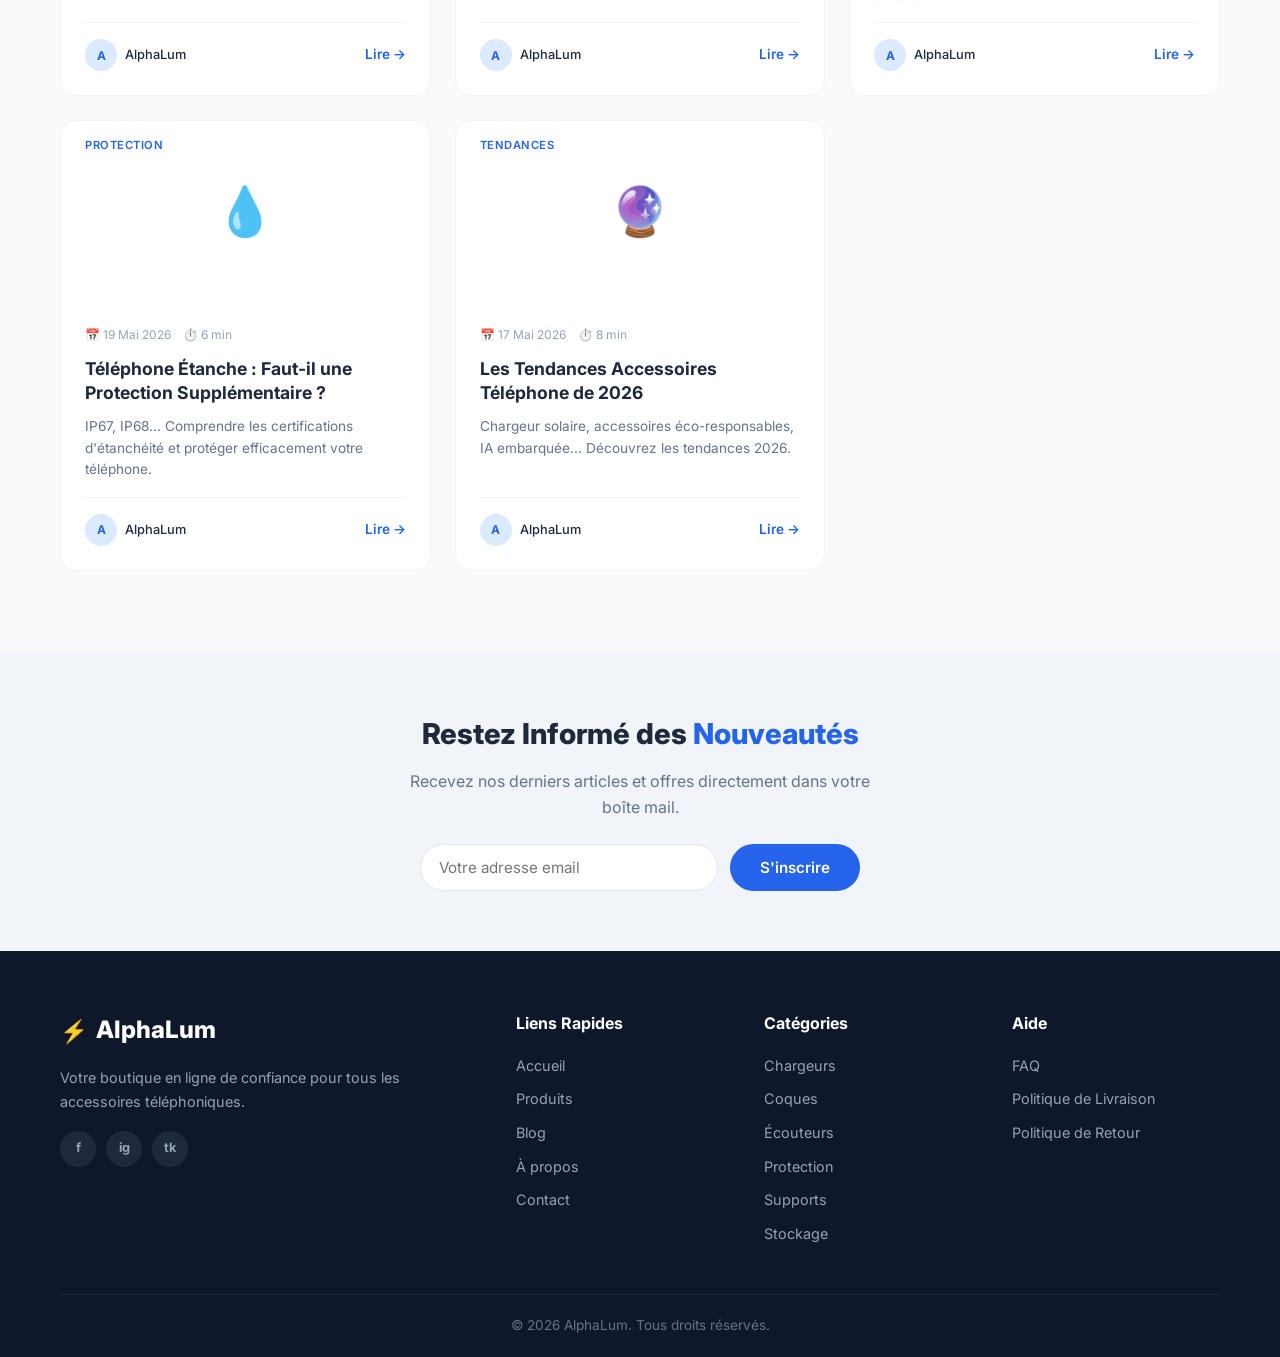
<file: blog.html>
<!DOCTYPE html>
<html lang="fr" dir="ltr">
<head>
    <meta charset="UTF-8">
    <meta name="viewport" content="width=device-width, initial-scale=1.0">
    <meta name="description" content="Blog AlphaLum - Conseils, astuces et guides pour vos accessoires téléphone. Chargeurs, écouteurs, protection et plus.">
    <meta name="keywords" content="blog téléphone, conseil accessoire, chargeur, écouteur bluetooth, protection écran, Maroc">
    <title>Blog - AlphaLum | Conseils & Astuces Accessoires Téléphone</title>
    <link rel="preconnect" href="https://fonts.googleapis.com">
    <link rel="preconnect" href="https://fonts.gstatic.com" crossorigin>
    <link href="https://fonts.googleapis.com/css2?family=Inter:wght@300;400;500;600;700;800&display=swap" rel="stylesheet">
    <link rel="stylesheet" href="css/style.css">
    <link rel="stylesheet" href="css/blog.css">
</head>
<body>

<header class="header" id="header">
    <div class="container header-inner">
        <a href="index.html" class="logo">
            <span class="logo-icon">&#9889;</span> AlphaLum
        </a>
        <nav class="nav" id="nav">
            <a href="index.html" class="nav-link">Accueil</a>
            <a href="index.html#produits" class="nav-link">Produits</a>
            <a href="index.html#categories" class="nav-link">Catégories</a>
            <a href="blog.html" class="nav-link active">Blog</a>
            <a href="index.html#apropos" class="nav-link">À propos</a>
            <a href="index.html#contact" class="nav-link">Contact</a>
        </nav>
        <div class="header-actions">
            <a href="https://wa.me/212600000000" class="btn-whatsapp-header" target="_blank" rel="noopener">
                <svg width="20" height="20" viewBox="0 0 24 24" fill="white"><path d="M17.472 14.382c-.297-.149-1.758-.867-2.03-.967-.273-.099-.471-.148-.67.15-.197.297-.767.966-.94 1.164-.173.199-.347.223-.644.075-.297-.15-1.255-.463-2.39-1.475-.883-.788-1.48-1.761-1.653-2.059-.173-.297-.018-.458.13-.606.134-.133.298-.347.446-.52.149-.174.198-.298.298-.497.099-.198.05-.371-.025-.52-.075-.149-.669-1.612-.916-2.207-.242-.579-.487-.5-.669-.51-.173-.008-.371-.01-.57-.01-.198 0-.52.074-.792.372-.272.297-1.04 1.016-1.04 2.479 0 1.462 1.065 2.875 1.213 3.074.149.198 2.096 3.2 5.077 4.487.709.306 1.262.489 1.694.625.712.227 1.36.195 1.871.118.571-.085 1.758-.719 2.006-1.413.248-.694.248-1.289.173-1.413-.074-.124-.272-.198-.57-.347m-5.421 7.403h-.004a9.87 9.87 0 01-5.031-1.378l-.361-.214-3.741.982.998-3.648-.235-.374a9.86 9.86 0 01-1.51-5.26c.001-5.45 4.436-9.884 9.888-9.884 2.64 0 5.122 1.03 6.988 2.898a9.825 9.825 0 012.893 6.994c-.003 5.45-4.437 9.884-9.885 9.884m8.413-18.297A11.815 11.815 0 0012.05 0C5.495 0 .16 5.335.157 11.892c0 2.096.547 4.142 1.588 5.945L.057 24l6.305-1.654a11.882 11.882 0 005.683 1.448h.005c6.554 0 11.89-5.335 11.893-11.893a11.821 11.821 0 00-3.48-8.413z"/></svg>
                WhatsApp
            </a>
            <button class="hamburger" id="hamburger" aria-label="Menu">
                <span></span><span></span><span></span>
            </button>
        </div>
    </div>
</header>

<section class="blog-hero">
    <div class="container">
        <span class="section-tag">Blog AlphaLum</span>
        <h1>Conseils & Astutes <span class="highlight">Accessoires</span></h1>
        <p>Guides d'achat, comparatifs et astuces pour tirer le meilleur parti de vos accessoires téléphone.</p>
    </div>
</section>

<section class="blog-section">
    <div class="container">
        <div class="blog-filters">
            <button class="blog-filter-btn active" data-filter="all">Tous</button>
            <button class="blog-filter-btn" data-filter="Chargeurs">Chargeurs</button>
            <button class="blog-filter-btn" data-filter="Coques">Coques</button>
            <button class="blog-filter-btn" data-filter="Écouteurs">Écouteurs</button>
            <button class="blog-filter-btn" data-filter="Protection">Protection</button>
            <button class="blog-filter-btn" data-filter="Supports">Supports</button>
            <button class="blog-filter-btn" data-filter="Stockage">Stockage</button>
            <button class="blog-filter-btn" data-filter="Conseils">Conseils</button>
            <button class="blog-filter-btn" data-filter="Accessoires">Accessoires</button>
            <button class="blog-filter-btn" data-filter="Tendances">Tendances</button>
        </div>
        <div class="blog-grid" id="blogGrid"></div>
    </div>
</section>

<section class="newsletter">
    <div class="container">
        <div class="newsletter-inner">
            <h2>Restez Informé des <span class="highlight">Nouveautés</span></h2>
            <p>Recevez nos derniers articles et offres directement dans votre boîte mail.</p>
            <form class="newsletter-form" onsubmit="return false;">
                <input type="email" placeholder="Votre adresse email" required>
                <button type="submit" class="btn btn-primary">S'inscrire</button>
            </form>
        </div>
    </div>
</section>

<footer class="footer">
    <div class="container">
        <div class="footer-grid">
            <div class="footer-col">
                <a href="index.html" class="logo"><span class="logo-icon">&#9889;</span> AlphaLum</a>
                <p>Votre boutique en ligne de confiance pour tous les accessoires téléphoniques.</p>
                <div class="social-links">
                    <a href="#" aria-label="Facebook" class="social-link">f</a>
                    <a href="#" aria-label="Instagram" class="social-link">ig</a>
                    <a href="#" aria-label="TikTok" class="social-link">tk</a>
                </div>
            </div>
            <div class="footer-col">
                <h4>Liens Rapides</h4>
                <ul>
                    <li><a href="index.html">Accueil</a></li>
                    <li><a href="index.html#produits">Produits</a></li>
                    <li><a href="blog.html">Blog</a></li>
                    <li><a href="index.html#apropos">À propos</a></li>
                    <li><a href="index.html#contact">Contact</a></li>
                </ul>
            </div>
            <div class="footer-col">
                <h4>Catégories</h4>
                <ul>
                    <li><a href="index.html#produits">Chargeurs</a></li>
                    <li><a href="index.html#produits">Coques</a></li>
                    <li><a href="index.html#produits">Écouteurs</a></li>
                    <li><a href="index.html#produits">Protection</a></li>
                    <li><a href="index.html#produits">Supports</a></li>
                    <li><a href="index.html#produits">Stockage</a></li>
                </ul>
            </div>
            <div class="footer-col">
                <h4>Aide</h4>
                <ul>
                    <li><a href="#">FAQ</a></li>
                    <li><a href="#">Politique de Livraison</a></li>
                    <li><a href="#">Politique de Retour</a></li>
                </ul>
            </div>
        </div>
        <div class="footer-bottom">
            <p>&copy; 2026 AlphaLum. Tous droits réservés.</p>
        </div>
    </div>
</footer>

<a href="https://wa.me/212600000000?text=Bonjour, je veux des informations" class="whatsapp-float" target="_blank" rel="noopener" aria-label="WhatsApp">
    <svg width="28" height="28" viewBox="0 0 24 24" fill="white"><path d="M17.472 14.382c-.297-.149-1.758-.867-2.03-.967-.273-.099-.471-.148-.67.15-.197.297-.767.966-.94 1.164-.173.199-.347.223-.644.075-.297-.15-1.255-.463-2.39-1.475-.883-.788-1.48-1.761-1.653-2.059-.173-.297-.018-.458.13-.606.134-.133.298-.347.446-.52.149-.174.198-.298.298-.497.099-.198.05-.371-.025-.52-.075-.149-.669-1.612-.916-2.207-.242-.579-.487-.5-.669-.51-.173-.008-.371-.01-.57-.01-.198 0-.52.074-.792.372-.272.297-1.04 1.016-1.04 2.479 0 1.462 1.065 2.875 1.213 3.074.149.198 2.096 3.2 5.077 4.487.709.306 1.262.489 1.694.625.712.227 1.36.195 1.871.118.571-.085 1.758-.719 2.006-1.413.248-.694.248-1.289.173-1.413-.074-.124-.272-.198-.57-.347m-5.421 7.403h-.004a9.87 9.87 0 01-5.031-1.378l-.361-.214-3.741.982.998-3.648-.235-.374a9.86 9.86 0 01-1.51-5.26c.001-5.45 4.436-9.884 9.888-9.884 2.64 0 5.122 1.03 6.988 2.898a9.825 9.825 0 012.893 6.994c-.003 5.45-4.437 9.884-9.885 9.884m8.413-18.297A11.815 11.815 0 0012.05 0C5.495 0 .16 5.335.157 11.892c0 2.096.547 4.142 1.588 5.945L.057 24l6.305-1.654a11.882 11.882 0 005.683 1.448h.005c6.554 0 11.89-5.335 11.893-11.893a11.821 11.821 0 00-3.48-8.413z"/></svg>
</a>

<button class="back-to-top" id="backToTop" aria-label="Retour en haut">&uarr;</button>

<script src="js/app.js"></script>
</body>
</html>
</file>
<file: css/style.css>
/* ============================================
   AlphaLum - Main Stylesheet
   Eye-friendly colors, clean, modern design
   ============================================ */

/* --- CSS Variables (Eye-Friendly Palette) --- */
:root {
    --primary: #2563eb;
    --primary-dark: #1d4ed8;
    --primary-light: #dbeafe;
    --primary-soft: #eff6ff;
    --accent: #059669;
    --accent-dark: #047857;
    --whatsapp: #25d366;
    --whatsapp-dark: #1ebe57;
    --bg: #f8fafc;
    --bg-alt: #f1f5f9;
    --bg-card: #ffffff;
    --text: #1e293b;
    --text-secondary: #64748b;
    --text-light: #94a3b8;
    --border: #e2e8f0;
    --border-light: #f1f5f9;
    --shadow: 0 1px 3px rgba(0,0,0,0.06), 0 1px 2px rgba(0,0,0,0.04);
    --shadow-md: 0 4px 6px rgba(0,0,0,0.05), 0 2px 4px rgba(0,0,0,0.04);
    --shadow-lg: 0 10px 25px rgba(0,0,0,0.08);
    --shadow-xl: 0 20px 50px rgba(0,0,0,0.1);
    --radius: 12px;
    --radius-sm: 8px;
    --radius-lg: 16px;
    --radius-full: 9999px;
    --transition: 0.25s ease;
    --font: 'Inter', -apple-system, BlinkMacSystemFont, 'Segoe UI', sans-serif;
}

/* --- Reset & Base --- */
*, *::before, *::after { margin: 0; padding: 0; box-sizing: border-box; }

html { scroll-behavior: smooth; -webkit-text-size-adjust: 100%; }

body {
    font-family: var(--font);
    background: var(--bg);
    color: var(--text);
    line-height: 1.6;
    -webkit-font-smoothing: antialiased;
    overflow-x: hidden;
}

a { text-decoration: none; color: inherit; transition: var(--transition); }
ul { list-style: none; }
img { max-width: 100%; height: auto; display: block; }
button { cursor: pointer; border: none; background: none; font-family: inherit; }

.container {
    max-width: 1200px;
    margin: 0 auto;
    padding: 0 20px;
}

.highlight { color: var(--primary); }
.section-tag {
    display: inline-block;
    background: var(--primary-light);
    color: var(--primary);
    font-size: 0.8rem;
    font-weight: 600;
    padding: 4px 14px;
    border-radius: var(--radius-full);
    margin-bottom: 12px;
    letter-spacing: 0.5px;
    text-transform: uppercase;
}

.section-header {
    text-align: center;
    margin-bottom: 48px;
}

.section-header h2 {
    font-size: 2rem;
    font-weight: 800;
    margin-bottom: 12px;
    color: var(--text);
}

.section-header p {
    color: var(--text-secondary);
    font-size: 1rem;
    max-width: 500px;
    margin: 0 auto;
}

/* --- Buttons --- */
.btn {
    display: inline-flex;
    align-items: center;
    gap: 8px;
    padding: 12px 28px;
    border-radius: var(--radius-full);
    font-weight: 600;
    font-size: 0.95rem;
    transition: var(--transition);
    border: 2px solid transparent;
}

.btn-primary {
    background: var(--primary);
    color: #fff;
}
.btn-primary:hover {
    background: var(--primary-dark);
    transform: translateY(-1px);
    box-shadow: 0 4px 12px rgba(37,99,235,0.3);
}

.btn-whatsapp {
    background: var(--whatsapp);
    color: #fff;
}
.btn-whatsapp:hover {
    background: var(--whatsapp-dark);
    transform: translateY(-1px);
    box-shadow: 0 4px 12px rgba(37,211,102,0.3);
}

.btn-outline {
    border-color: var(--border);
    color: var(--text);
    background: var(--bg-card);
}
.btn-outline:hover {
    border-color: var(--primary);
    color: var(--primary);
    background: var(--primary-soft);
}

.btn-sm { padding: 8px 18px; font-size: 0.85rem; }

/* --- Header --- */
.header {
    position: fixed;
    top: 0;
    left: 0;
    right: 0;
    z-index: 1000;
    background: rgba(255,255,255,0.92);
    backdrop-filter: blur(12px);
    border-bottom: 1px solid var(--border-light);
    transition: var(--transition);
}

.header.scrolled {
    box-shadow: var(--shadow);
}

.header-inner {
    display: flex;
    align-items: center;
    justify-content: space-between;
    height: 68px;
}

.logo {
    display: flex;
    align-items: center;
    gap: 8px;
    font-size: 1.5rem;
    font-weight: 800;
    color: var(--text);
}

.logo-icon { font-size: 1.4rem; }

.nav {
    display: flex;
    align-items: center;
    gap: 8px;
}

.nav-link {
    padding: 8px 16px;
    font-size: 0.9rem;
    font-weight: 500;
    color: var(--text-secondary);
    border-radius: var(--radius-sm);
    transition: var(--transition);
}

.nav-link:hover, .nav-link.active {
    color: var(--primary);
    background: var(--primary-soft);
}

.header-actions {
    display: flex;
    align-items: center;
    gap: 12px;
}

.search-btn {
    width: 40px;
    height: 40px;
    border-radius: var(--radius-full);
    display: flex;
    align-items: center;
    justify-content: center;
    font-size: 1.1rem;
    transition: var(--transition);
}
.search-btn:hover { background: var(--bg-alt); }

.btn-whatsapp-header {
    display: inline-flex;
    align-items: center;
    gap: 6px;
    padding: 8px 16px;
    background: var(--whatsapp);
    color: #fff;
    border-radius: var(--radius-full);
    font-weight: 600;
    font-size: 0.85rem;
}
.btn-whatsapp-header:hover {
    background: var(--whatsapp-dark);
    transform: translateY(-1px);
}

.hamburger {
    display: none;
    flex-direction: column;
    gap: 5px;
    width: 28px;
    padding: 4px 0;
}
.hamburger span {
    display: block;
    height: 2px;
    background: var(--text);
    border-radius: 2px;
    transition: var(--transition);
}

.search-bar {
    display: none;
    background: var(--bg-card);
    border-top: 1px solid var(--border-light);
    padding: 12px 0;
}
.search-bar.active { display: block; }
.search-bar .container {
    display: flex;
    gap: 12px;
    align-items: center;
}
.search-bar input {
    flex: 1;
    padding: 10px 16px;
    border: 1px solid var(--border);
    border-radius: var(--radius-sm);
    font-size: 0.95rem;
    font-family: var(--font);
    outline: none;
    transition: var(--transition);
}
.search-bar input:focus { border-color: var(--primary); }
#searchClose {
    font-size: 1.5rem;
    color: var(--text-secondary);
    padding: 4px 8px;
}

/* --- Hero --- */
.hero {
    padding: 120px 0 60px;
    background: linear-gradient(135deg, var(--primary-soft) 0%, var(--bg) 50%, var(--bg-alt) 100%);
    overflow: hidden;
}

.hero-inner {
    display: grid;
    grid-template-columns: 1fr 1fr;
    gap: 60px;
    align-items: center;
}

.hero-badge {
    display: inline-block;
    background: var(--accent);
    color: #fff;
    padding: 6px 16px;
    border-radius: var(--radius-full);
    font-size: 0.8rem;
    font-weight: 600;
    margin-bottom: 20px;
}

.hero h1 {
    font-size: 2.8rem;
    font-weight: 800;
    line-height: 1.2;
    margin-bottom: 16px;
    color: var(--text);
}

.hero p {
    font-size: 1.1rem;
    color: var(--text-secondary);
    margin-bottom: 28px;
    max-width: 480px;
}

.hero-btns {
    display: flex;
    flex-wrap: wrap;
    gap: 12px;
    margin-bottom: 36px;
}

.hero-stats {
    display: flex;
    gap: 36px;
}

.stat {
    display: flex;
    flex-direction: column;
}

.stat strong {
    font-size: 1.5rem;
    font-weight: 800;
    color: var(--text);
}

.stat span {
    font-size: 0.85rem;
    color: var(--text-secondary);
}

.hero-visual {
    position: relative;
    display: flex;
    align-items: center;
    justify-content: center;
    min-height: 400px;
}

.hero-shapes {
    position: absolute;
    inset: 0;
}

.shape {
    position: absolute;
    border-radius: 50%;
    opacity: 0.15;
}

.shape-1 {
    width: 300px;
    height: 300px;
    background: var(--primary);
    top: 10%;
    left: 10%;
    animation: float 6s ease-in-out infinite;
}

.shape-2 {
    width: 200px;
    height: 200px;
    background: var(--accent);
    bottom: 10%;
    right: 10%;
    animation: float 8s ease-in-out infinite reverse;
}

.shape-3 {
    width: 150px;
    height: 150px;
    background: var(--whatsapp);
    top: 50%;
    left: 50%;
    animation: float 7s ease-in-out infinite;
}

@keyframes float {
    0%, 100% { transform: translateY(0); }
    50% { transform: translateY(-20px); }
}

.hero-phone {
    position: relative;
    z-index: 2;
}

.phone-frame {
    width: 220px;
    height: 420px;
    background: linear-gradient(145deg, #1e293b, #334155);
    border-radius: 36px;
    padding: 12px;
    box-shadow: var(--shadow-xl);
}

.phone-screen {
    width: 100%;
    height: 100%;
    background: linear-gradient(180deg, var(--primary) 0%, var(--primary-dark) 100%);
    border-radius: 26px;
    display: flex;
    flex-direction: column;
    align-items: center;
    justify-content: center;
    gap: 12px;
    color: #fff;
}

.phone-icon { font-size: 4rem; }
.phone-screen p { font-weight: 600; font-size: 1rem; }

/* --- Features --- */
.features {
    padding: 60px 0;
    background: var(--bg-card);
    border-bottom: 1px solid var(--border-light);
}

.features-grid {
    display: grid;
    grid-template-columns: repeat(4, 1fr);
    gap: 24px;
}

.feature-card {
    text-align: center;
    padding: 32px 20px;
    border-radius: var(--radius);
    transition: var(--transition);
}

.feature-card:hover {
    background: var(--primary-soft);
    transform: translateY(-2px);
}

.feature-icon {
    font-size: 2.5rem;
    margin-bottom: 16px;
}

.feature-card h3 {
    font-size: 1rem;
    font-weight: 700;
    margin-bottom: 8px;
    color: var(--text);
}

.feature-card p {
    font-size: 0.85rem;
    color: var(--text-secondary);
}

/* --- Categories --- */
.categories {
    padding: 80px 0;
}

.categories-grid {
    display: grid;
    grid-template-columns: repeat(3, 1fr);
    gap: 24px;
}

.category-card {
    display: flex;
    flex-direction: column;
    align-items: center;
    text-align: center;
    padding: 40px 24px;
    background: var(--bg-card);
    border-radius: var(--radius-lg);
    border: 1px solid var(--border-light);
    transition: var(--transition);
}

.category-card:hover {
    border-color: var(--primary);
    transform: translateY(-4px);
    box-shadow: var(--shadow-lg);
}

.cat-icon {
    font-size: 2.5rem;
    margin-bottom: 16px;
}

.category-card h3 {
    font-size: 1.1rem;
    font-weight: 700;
    margin-bottom: 8px;
    color: var(--text);
}

.category-card p {
    font-size: 0.85rem;
    color: var(--text-secondary);
}

/* --- Products --- */
.produits {
    padding: 80px 0;
    background: var(--bg-alt);
}

.filter-bar {
    display: flex;
    flex-wrap: wrap;
    justify-content: center;
    gap: 8px;
    margin-bottom: 36px;
}

.filter-btn {
    padding: 8px 20px;
    border-radius: var(--radius-full);
    font-size: 0.85rem;
    font-weight: 500;
    color: var(--text-secondary);
    background: var(--bg-card);
    border: 1px solid var(--border);
    transition: var(--transition);
}

.filter-btn:hover {
    border-color: var(--primary);
    color: var(--primary);
}

.filter-btn.active {
    background: var(--primary);
    color: #fff;
    border-color: var(--primary);
}

.products-grid {
    display: grid;
    grid-template-columns: repeat(auto-fill, minmax(260px, 1fr));
    gap: 24px;
}

.product-card {
    background: var(--bg-card);
    border-radius: var(--radius-lg);
    border: 1px solid var(--border-light);
    overflow: hidden;
    transition: var(--transition);
    display: flex;
    flex-direction: column;
}

.product-card:hover {
    transform: translateY(-4px);
    box-shadow: var(--shadow-lg);
}

.product-badge {
    position: absolute;
    top: 12px;
    left: 12px;
    background: #ef4444;
    color: #fff;
    padding: 4px 10px;
    border-radius: var(--radius-full);
    font-size: 0.75rem;
    font-weight: 600;
}

.product-image {
    position: relative;
    height: 200px;
    background: var(--bg-alt);
    display: flex;
    align-items: center;
    justify-content: center;
    overflow: hidden;
}

.product-image .prod-icon {
    font-size: 4rem;
    transition: var(--transition);
}

.product-card:hover .prod-icon {
    transform: scale(1.1);
}

.product-info {
    padding: 20px;
    flex: 1;
    display: flex;
    flex-direction: column;
}

.product-category {
    font-size: 0.75rem;
    font-weight: 600;
    color: var(--primary);
    text-transform: uppercase;
    letter-spacing: 0.5px;
    margin-bottom: 6px;
}

.product-info h3 {
    font-size: 1rem;
    font-weight: 700;
    margin-bottom: 8px;
    color: var(--text);
}

.product-rating {
    display: flex;
    align-items: center;
    gap: 6px;
    margin-bottom: 12px;
    font-size: 0.8rem;
    color: var(--text-secondary);
}

.product-rating .stars {
    color: #f59e0b;
    font-size: 0.85rem;
}

.product-price {
    display: flex;
    align-items: center;
    gap: 10px;
    margin-top: auto;
    margin-bottom: 16px;
}

.current-price {
    font-size: 1.3rem;
    font-weight: 800;
    color: var(--accent);
}

.old-price {
    font-size: 0.9rem;
    color: var(--text-light);
    text-decoration: line-through;
}

.product-btns {
    display: flex;
    gap: 8px;
}

.product-btns .btn {
    flex: 1;
    justify-content: center;
    padding: 10px 12px;
    font-size: 0.8rem;
}

.load-more-wrap {
    text-align: center;
    margin-top: 40px;
}

/* --- Promo Banner --- */
.promo-banner {
    padding: 80px 0;
}

.promo-inner {
    display: grid;
    grid-template-columns: 1fr 1fr;
    gap: 60px;
    align-items: center;
    background: linear-gradient(135deg, var(--primary) 0%, var(--primary-dark) 100%);
    border-radius: var(--radius-lg);
    padding: 60px;
    color: #fff;
    overflow: hidden;
    position: relative;
}

.promo-badge {
    display: inline-block;
    background: rgba(255,255,255,0.2);
    padding: 6px 16px;
    border-radius: var(--radius-full);
    font-size: 0.8rem;
    font-weight: 600;
    margin-bottom: 16px;
}

.promo-inner h2 {
    font-size: 2rem;
    font-weight: 800;
    margin-bottom: 12px;
}

.promo-inner p {
    opacity: 0.9;
    margin-bottom: 20px;
    font-size: 1rem;
}

.promo-price {
    display: flex;
    align-items: center;
    gap: 16px;
    margin-bottom: 24px;
}

.promo-price .old-price {
    font-size: 1.2rem;
    color: rgba(255,255,255,0.6);
    text-decoration: line-through;
}

.promo-price .new-price {
    font-size: 2rem;
    font-weight: 800;
}

.promo-visual {
    display: flex;
    align-items: center;
    justify-content: center;
}

.promo-circle {
    width: 250px;
    height: 250px;
    background: rgba(255,255,255,0.1);
    border-radius: 50%;
    display: flex;
    align-items: center;
    justify-content: center;
    animation: float 4s ease-in-out infinite;
}

.promo-icon { font-size: 5rem; }

/* --- Testimonials --- */
.testimonials {
    padding: 80px 0;
    background: var(--bg-card);
}

.testimonials-grid {
    display: grid;
    grid-template-columns: repeat(3, 1fr);
    gap: 24px;
}

.testimonial-card {
    background: var(--bg);
    border-radius: var(--radius-lg);
    padding: 32px;
    border: 1px solid var(--border-light);
    transition: var(--transition);
}

.testimonial-card:hover {
    box-shadow: var(--shadow-md);
    transform: translateY(-2px);
}

.stars {
    color: #f59e0b;
    margin-bottom: 16px;
    font-size: 1rem;
}

.testimonial-card p {
    font-size: 0.95rem;
    color: var(--text-secondary);
    margin-bottom: 20px;
    line-height: 1.7;
    font-style: italic;
}

.testimonial-author {
    display: flex;
    align-items: center;
    gap: 12px;
}

.avatar {
    width: 42px;
    height: 42px;
    background: var(--primary-light);
    color: var(--primary);
    border-radius: 50%;
    display: flex;
    align-items: center;
    justify-content: center;
    font-weight: 700;
    font-size: 1rem;
}

.testimonial-author strong {
    display: block;
    font-size: 0.9rem;
    color: var(--text);
}

.testimonial-author span {
    font-size: 0.8rem;
    color: var(--text-light);
}

/* --- Blog Preview --- */
.blog-preview {
    padding: 80px 0;
}

.blog-preview-grid {
    display: grid;
    grid-template-columns: repeat(3, 1fr);
    gap: 24px;
}

.blog-preview-card {
    background: var(--bg-card);
    border-radius: var(--radius-lg);
    border: 1px solid var(--border-light);
    overflow: hidden;
    transition: var(--transition);
}

.blog-preview-card:hover {
    transform: translateY(-4px);
    box-shadow: var(--shadow-lg);
}

.blog-thumb {
    height: 160px;
    background: linear-gradient(135deg, var(--primary-light), var(--bg-alt));
    display: flex;
    align-items: center;
    justify-content: center;
    font-size: 2.5rem;
}

.blog-preview-card .blog-content {
    padding: 20px;
}

.blog-date {
    font-size: 0.75rem;
    color: var(--text-light);
    margin-bottom: 8px;
}

.blog-preview-card h3 {
    font-size: 1rem;
    font-weight: 700;
    margin-bottom: 8px;
    color: var(--text);
}

.blog-preview-card p {
    font-size: 0.85rem;
    color: var(--text-secondary);
    margin-bottom: 12px;
}

.blog-read-more {
    font-size: 0.85rem;
    font-weight: 600;
    color: var(--primary);
}
.blog-read-more:hover { text-decoration: underline; }

/* --- About --- */
.apropos {
    padding: 80px 0;
}

.apropos-inner {
    display: grid;
    grid-template-columns: 1fr 1fr;
    gap: 60px;
    align-items: center;
}

.apropos-card {
    background: linear-gradient(135deg, var(--primary) 0%, var(--primary-dark) 100%);
    border-radius: var(--radius-lg);
    padding: 60px;
    text-align: center;
    color: #fff;
}

.apropos-icon { font-size: 4rem; margin-bottom: 20px; }
.apropos-card h3 { font-size: 1.8rem; font-weight: 800; margin-bottom: 12px; }
.apropos-card p { opacity: 0.9; font-size: 1rem; }

.apropos-text h2 {
    font-size: 2rem;
    font-weight: 800;
    margin-bottom: 16px;
    margin-top: 12px;
}

.apropos-text > p {
    color: var(--text-secondary);
    margin-bottom: 24px;
    font-size: 1rem;
}

.apropos-list {
    margin-bottom: 28px;
}

.apropos-list li {
    padding: 8px 0;
    font-size: 0.95rem;
    color: var(--text-secondary);
    display: flex;
    align-items: center;
    gap: 8px;
}

/* --- Newsletter --- */
.newsletter {
    padding: 60px 0;
    background: var(--bg-alt);
}

.newsletter-inner {
    text-align: center;
    max-width: 500px;
    margin: 0 auto;
}

.newsletter-inner h2 {
    font-size: 1.8rem;
    font-weight: 800;
    margin-bottom: 12px;
}

.newsletter-inner > p {
    color: var(--text-secondary);
    margin-bottom: 24px;
}

.newsletter-form {
    display: flex;
    gap: 12px;
    max-width: 440px;
    margin: 0 auto;
}

.newsletter-form input {
    flex: 1;
    padding: 12px 18px;
    border: 1px solid var(--border);
    border-radius: var(--radius-full);
    font-size: 0.95rem;
    font-family: var(--font);
    outline: none;
    transition: var(--transition);
}

.newsletter-form input:focus { border-color: var(--primary); }

/* --- Contact --- */
.contact {
    padding: 80px 0;
    background: var(--bg-card);
}

.contact-grid {
    display: grid;
    grid-template-columns: repeat(4, 1fr);
    gap: 24px;
}

.contact-card {
    text-align: center;
    padding: 32px 20px;
    background: var(--bg);
    border-radius: var(--radius-lg);
    border: 1px solid var(--border-light);
    transition: var(--transition);
}

.contact-card:hover {
    border-color: var(--primary);
    transform: translateY(-2px);
}

.contact-icon { font-size: 2rem; margin-bottom: 12px; }
.contact-card h3 { font-size: 1rem; font-weight: 700; margin-bottom: 6px; color: var(--text); }
.contact-card p { font-size: 0.9rem; color: var(--text-secondary); }

.whatsapp-card { border-color: var(--whatsapp); }
.whatsapp-card:hover { background: rgba(37,211,102,0.05); }

/* --- Footer --- */
.footer {
    background: #0f172a;
    color: #cbd5e1;
    padding: 60px 0 0;
}

.footer-grid {
    display: grid;
    grid-template-columns: 2fr 1fr 1fr 1fr;
    gap: 40px;
    padding-bottom: 40px;
    border-bottom: 1px solid #1e293b;
}

.footer .logo {
    color: #fff;
    margin-bottom: 16px;
}

.footer-col p {
    font-size: 0.9rem;
    line-height: 1.7;
    color: #94a3b8;
    margin-bottom: 16px;
}

.footer-col h4 {
    color: #fff;
    font-size: 1rem;
    font-weight: 700;
    margin-bottom: 16px;
}

.footer-col ul li {
    margin-bottom: 8px;
}

.footer-col ul a {
    font-size: 0.9rem;
    color: #94a3b8;
    transition: var(--transition);
}

.footer-col ul a:hover { color: #fff; }

.social-links {
    display: flex;
    gap: 10px;
}

.social-link {
    width: 36px;
    height: 36px;
    background: #1e293b;
    color: #94a3b8;
    border-radius: 50%;
    display: flex;
    align-items: center;
    justify-content: center;
    font-size: 0.8rem;
    font-weight: 700;
    transition: var(--transition);
}

.social-link:hover {
    background: var(--primary);
    color: #fff;
}

.footer-bottom {
    text-align: center;
    padding: 20px 0;
    font-size: 0.85rem;
    color: #64748b;
}

/* --- WhatsApp Float --- */
.whatsapp-float {
    position: fixed;
    bottom: 24px;
    right: 24px;
    z-index: 999;
    width: 56px;
    height: 56px;
    background: var(--whatsapp);
    border-radius: 50%;
    display: flex;
    align-items: center;
    justify-content: center;
    box-shadow: 0 4px 16px rgba(37,211,102,0.4);
    transition: var(--transition);
    animation: pulse 2s infinite;
}

.whatsapp-float:hover {
    transform: scale(1.1);
    box-shadow: 0 6px 20px rgba(37,211,102,0.5);
}

@keyframes pulse {
    0%, 100% { box-shadow: 0 4px 16px rgba(37,211,102,0.4); }
    50% { box-shadow: 0 4px 24px rgba(37,211,102,0.6); }
}

/* --- Back to Top --- */
.back-to-top {
    position: fixed;
    bottom: 90px;
    right: 30px;
    z-index: 998;
    width: 42px;
    height: 42px;
    background: var(--bg-card);
    border: 1px solid var(--border);
    border-radius: 50%;
    display: flex;
    align-items: center;
    justify-content: center;
    font-size: 1.1rem;
    color: var(--text-secondary);
    opacity: 0;
    visibility: hidden;
    transition: var(--transition);
    box-shadow: var(--shadow);
}

.back-to-top.visible {
    opacity: 1;
    visibility: visible;
}

.back-to-top:hover {
    background: var(--primary);
    color: #fff;
    border-color: var(--primary);
}

/* --- Responsive --- */
@media (max-width: 1024px) {
    .hero-inner { grid-template-columns: 1fr; text-align: center; }
    .hero p { margin: 0 auto 28px; }
    .hero-btns { justify-content: center; }
    .hero-stats { justify-content: center; }
    .hero-visual { display: none; }
    .features-grid { grid-template-columns: repeat(2, 1fr); }
    .categories-grid { grid-template-columns: repeat(2, 1fr); }
    .promo-inner { grid-template-columns: 1fr; padding: 40px; text-align: center; }
    .promo-visual { display: none; }
    .testimonials-grid { grid-template-columns: 1fr; }
    .blog-preview-grid { grid-template-columns: 1fr; }
    .apropos-inner { grid-template-columns: 1fr; }
    .apropos-visual { display: none; }
    .contact-grid { grid-template-columns: repeat(2, 1fr); }
    .footer-grid { grid-template-columns: repeat(2, 1fr); }
}

@media (max-width: 768px) {
    .nav {
        display: none;
        position: absolute;
        top: 68px;
        left: 0;
        right: 0;
        background: var(--bg-card);
        border-bottom: 1px solid var(--border);
        flex-direction: column;
        padding: 16px;
        box-shadow: var(--shadow-md);
    }
    .nav.active { display: flex; }
    .hamburger { display: flex; }
    .btn-whatsapp-header { display: none; }
    .hero h1 { font-size: 2rem; }
    .section-header h2 { font-size: 1.6rem; }
    .features-grid { grid-template-columns: 1fr; }
    .categories-grid { grid-template-columns: 1fr; }
    .products-grid { grid-template-columns: 1fr; }
    .contact-grid { grid-template-columns: 1fr; }
    .footer-grid { grid-template-columns: 1fr; }
    .newsletter-form { flex-direction: column; }
}

@media (max-width: 480px) {
    .hero h1 { font-size: 1.6rem; }
    .hero-stats { flex-direction: column; gap: 16px; }
    .promo-inner { padding: 24px; }
}
</file>
<file: css/blog.css>
/* ============================================
   AlphaLum - Blog Page Styles
   ============================================ */

/* --- Blog Hero --- */
.blog-hero {
    padding: 120px 0 60px;
    background: linear-gradient(135deg, var(--primary-soft) 0%, var(--bg) 100%);
    text-align: center;
}

.blog-hero h1 {
    font-size: 2.4rem;
    font-weight: 800;
    margin-bottom: 12px;
}

.blog-hero p {
    color: var(--text-secondary);
    font-size: 1.1rem;
    max-width: 600px;
    margin: 0 auto;
}

/* --- Blog Filters --- */
.blog-filters {
    display: flex;
    flex-wrap: wrap;
    justify-content: center;
    gap: 8px;
    padding: 24px 0;
    margin-bottom: 40px;
}

.blog-filter-btn {
    padding: 8px 20px;
    border-radius: var(--radius-full);
    font-size: 0.85rem;
    font-weight: 500;
    color: var(--text-secondary);
    background: var(--bg-card);
    border: 1px solid var(--border);
    transition: var(--transition);
}

.blog-filter-btn:hover {
    border-color: var(--primary);
    color: var(--primary);
}

.blog-filter-btn.active {
    background: var(--primary);
    color: #fff;
    border-color: var(--primary);
}

/* --- Blog Grid --- */
.blog-section {
    padding: 0 0 80px;
}

.blog-grid {
    display: grid;
    grid-template-columns: repeat(3, 1fr);
    gap: 24px;
}

.blog-card {
    background: var(--bg-card);
    border-radius: var(--radius-lg);
    border: 1px solid var(--border-light);
    overflow: hidden;
    transition: var(--transition);
    display: flex;
    flex-direction: column;
}

.blog-card:hover {
    transform: translateY(-4px);
    box-shadow: var(--shadow-lg);
}

.blog-card-image {
    height: 180px;
    display: flex;
    align-items: center;
    justify-content: center;
    font-size: 3rem;
    position: relative;
}

.blog-card-image .blog-cat-badge {
    position: absolute;
    top: 12px;
    left: 12px;
    background: rgba(255,255,255,0.9);
    backdrop-filter: blur(4px);
    padding: 4px 12px;
    border-radius: var(--radius-full);
    font-size: 0.7rem;
    font-weight: 600;
    color: var(--primary);
    text-transform: uppercase;
    letter-spacing: 0.5px;
}

.blog-card-body {
    padding: 24px;
    flex: 1;
    display: flex;
    flex-direction: column;
}

.blog-card-meta {
    display: flex;
    align-items: center;
    gap: 12px;
    margin-bottom: 12px;
    font-size: 0.75rem;
    color: var(--text-light);
}

.blog-card-meta span {
    display: flex;
    align-items: center;
    gap: 4px;
}

.blog-card-body h3 {
    font-size: 1.1rem;
    font-weight: 700;
    margin-bottom: 10px;
    color: var(--text);
    line-height: 1.4;
}

.blog-card-body h3 a:hover { color: var(--primary); }

.blog-card-body p {
    font-size: 0.85rem;
    color: var(--text-secondary);
    line-height: 1.6;
    margin-bottom: 16px;
    flex: 1;
}

.blog-card-footer {
    display: flex;
    align-items: center;
    justify-content: space-between;
    padding-top: 16px;
    border-top: 1px solid var(--border-light);
}

.blog-card-author {
    display: flex;
    align-items: center;
    gap: 8px;
}

.blog-card-author .avatar {
    width: 32px;
    height: 32px;
    font-size: 0.75rem;
}

.blog-card-author span {
    font-size: 0.8rem;
    font-weight: 500;
    color: var(--text);
}

.blog-read-link {
    font-size: 0.85rem;
    font-weight: 600;
    color: var(--primary);
    display: flex;
    align-items: center;
    gap: 4px;
}

.blog-read-link:hover { gap: 8px; }

/* --- Blog Article Page --- */
.blog-article {
    padding: 100px 0 80px;
}

.article-container {
    max-width: 800px;
    margin: 0 auto;
}

.article-header {
    margin-bottom: 36px;
}

.article-header .article-category {
    display: inline-block;
    background: var(--primary-light);
    color: var(--primary);
    padding: 4px 14px;
    border-radius: var(--radius-full);
    font-size: 0.75rem;
    font-weight: 600;
    text-transform: uppercase;
    letter-spacing: 0.5px;
    margin-bottom: 16px;
}

.article-header h1 {
    font-size: 2rem;
    font-weight: 800;
    line-height: 1.3;
    margin-bottom: 16px;
    color: var(--text);
}

.article-meta {
    display: flex;
    align-items: center;
    gap: 16px;
    font-size: 0.85rem;
    color: var(--text-secondary);
}

.article-meta span {
    display: flex;
    align-items: center;
    gap: 6px;
}

.article-content {
    font-size: 1.05rem;
    line-height: 1.8;
    color: var(--text-secondary);
}

.article-content h2 {
    font-size: 1.5rem;
    font-weight: 700;
    color: var(--text);
    margin: 36px 0 16px;
}

.article-content h3 {
    font-size: 1.2rem;
    font-weight: 700;
    color: var(--text);
    margin: 28px 0 12px;
}

.article-content p {
    margin-bottom: 20px;
}

.article-content ul, .article-content ol {
    margin: 16px 0;
    padding-left: 24px;
}

.article-content li {
    margin-bottom: 8px;
    list-style: disc;
}

.article-content ol li { list-style: decimal; }

.article-content strong {
    color: var(--text);
    font-weight: 600;
}

.article-content blockquote {
    border-left: 4px solid var(--primary);
    background: var(--primary-soft);
    padding: 16px 24px;
    margin: 24px 0;
    border-radius: 0 var(--radius-sm) var(--radius-sm) 0;
    font-style: italic;
    color: var(--text);
}

.article-content .tip-box {
    background: linear-gradient(135deg, #ecfdf5, #f0fdf4);
    border: 1px solid #bbf7d0;
    border-radius: var(--radius);
    padding: 20px 24px;
    margin: 24px 0;
}

.article-content .tip-box strong {
    color: var(--accent);
    display: block;
    margin-bottom: 6px;
}

/* --- Related Articles --- */
.related-articles {
    margin-top: 60px;
    padding-top: 40px;
    border-top: 1px solid var(--border);
}

.related-articles h2 {
    font-size: 1.5rem;
    font-weight: 700;
    margin-bottom: 24px;
}

.related-grid {
    display: grid;
    grid-template-columns: repeat(3, 1fr);
    gap: 20px;
}

.related-card {
    background: var(--bg);
    border-radius: var(--radius);
    padding: 20px;
    border: 1px solid var(--border-light);
    transition: var(--transition);
}

.related-card:hover {
    border-color: var(--primary);
    transform: translateY(-2px);
}

.related-card h4 {
    font-size: 0.95rem;
    font-weight: 700;
    margin-bottom: 6px;
    color: var(--text);
}

.related-card p {
    font-size: 0.8rem;
    color: var(--text-secondary);
}

/* --- Blog Responsive --- */
@media (max-width: 1024px) {
    .blog-grid { grid-template-columns: repeat(2, 1fr); }
    .related-grid { grid-template-columns: repeat(2, 1fr); }
}

@media (max-width: 768px) {
    .blog-grid { grid-template-columns: 1fr; }
    .related-grid { grid-template-columns: 1fr; }
    .article-header h1 { font-size: 1.6rem; }
}
</file>
